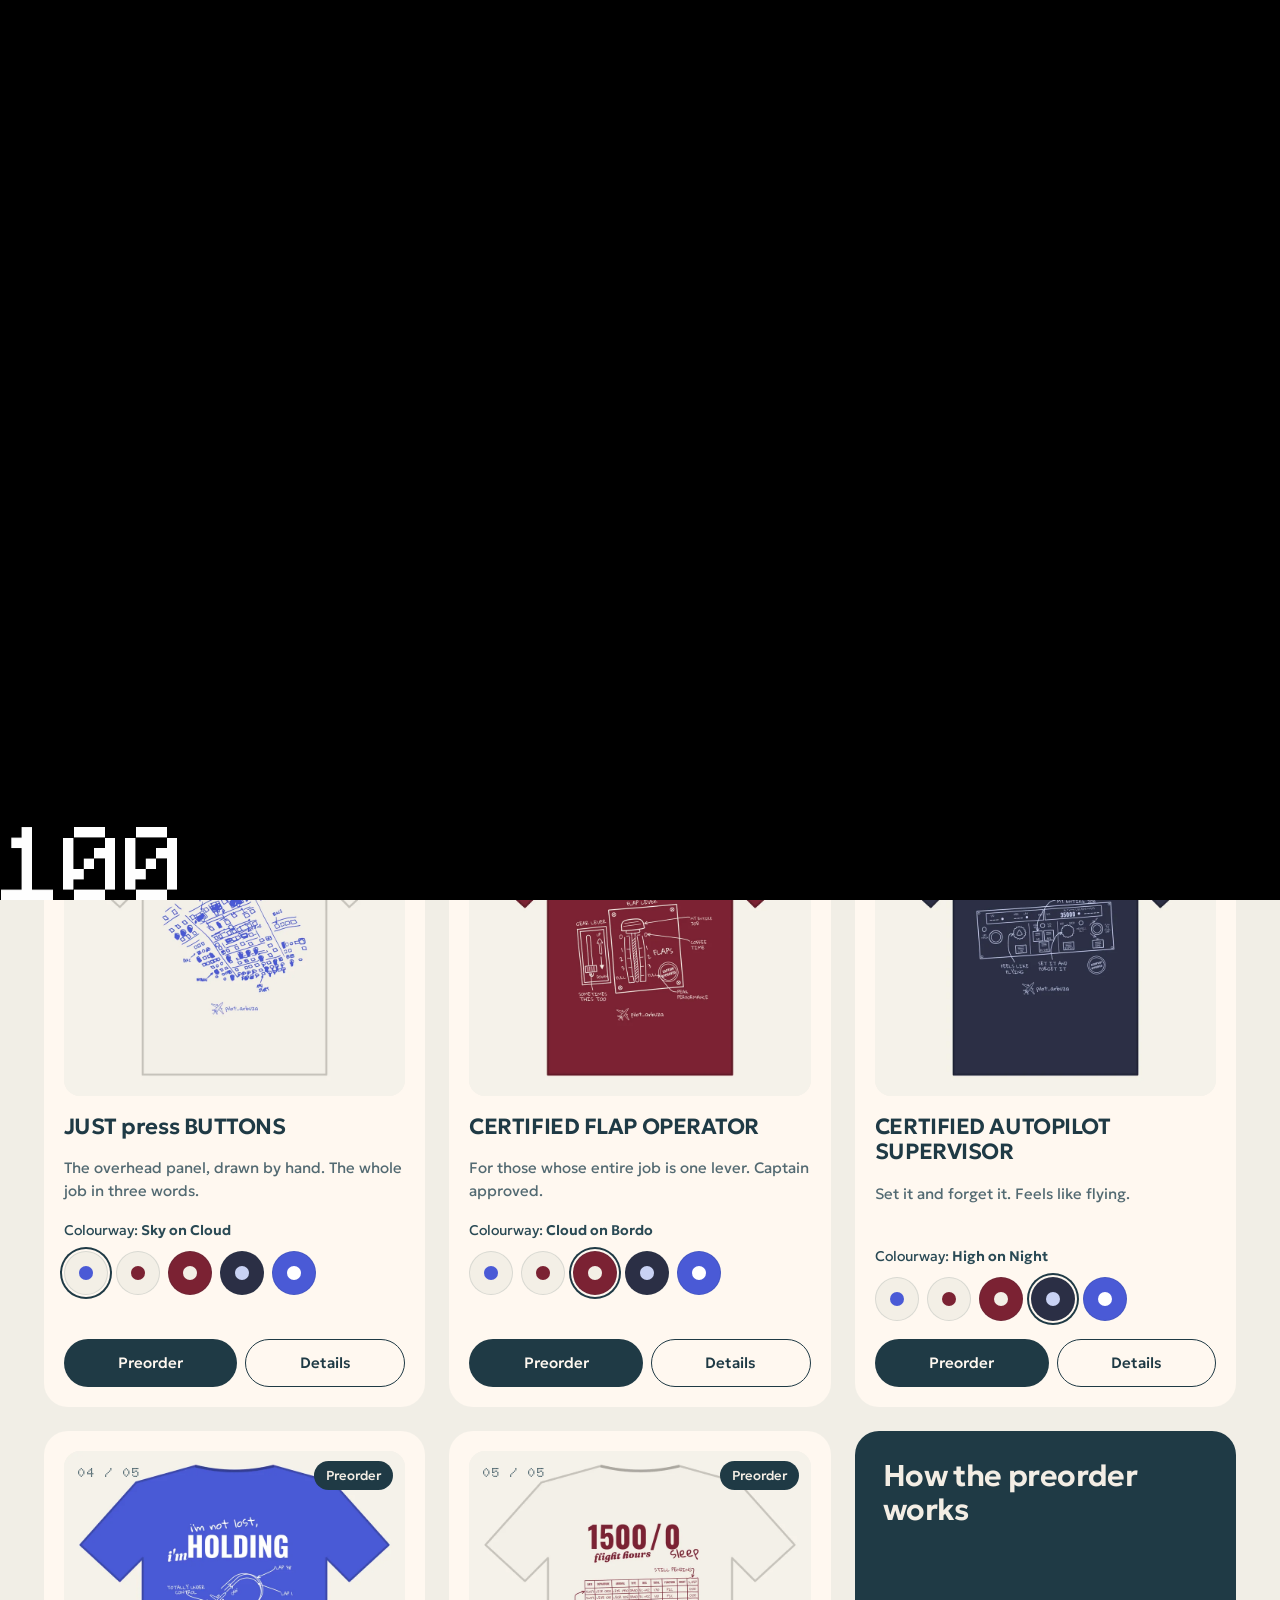
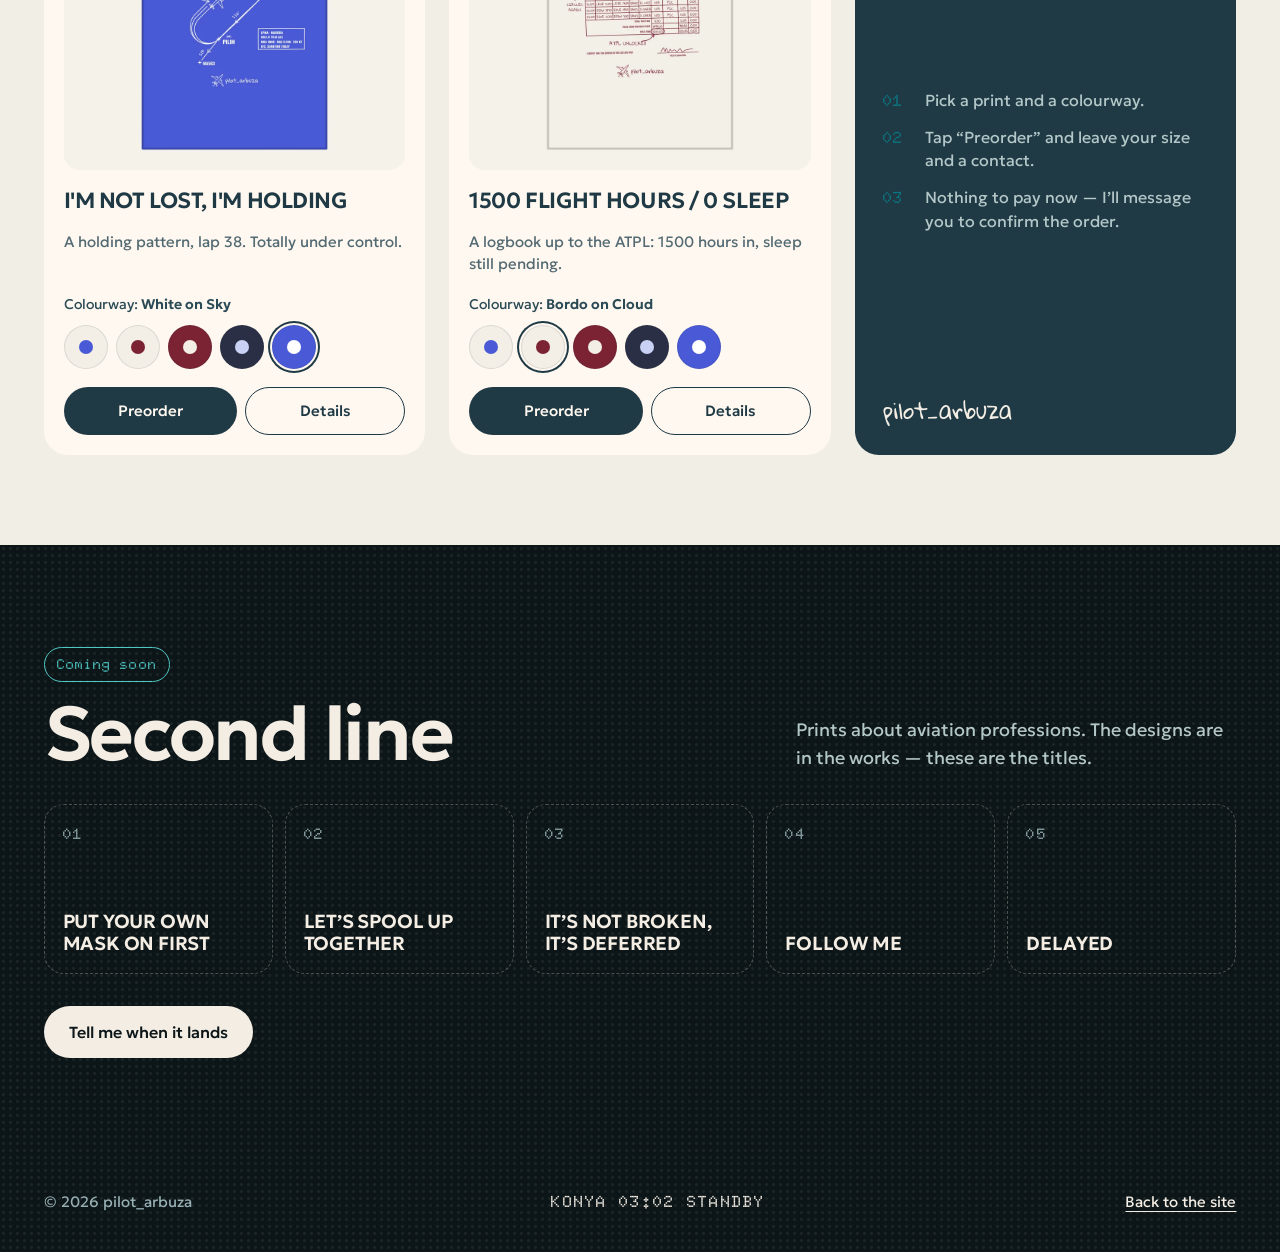
<file: shop/index.html>
<!doctype html>
<html lang="en">
<head>
  <meta charset="utf-8">
  <meta name="viewport" content="width=device-width, initial-scale=1, viewport-fit=cover">
  <title data-i18n="sp.title">pilot_arbuza — merch shop</title>
  <meta name="description" data-i18n-content="sp.desc" content="pilot_arbuza T-shirts with aviation memes: five prints, five colourways each. Preorders are open.">
  <meta name="theme-color" content="#0C1517">
  <meta property="og:title" content="pilot_arbuza — merch shop">
  <meta property="og:description" content="T-shirts with aviation memes: five prints, five colourways each. Preorders are open.">
  <meta property="og:type" content="website">
  <meta property="og:url" content="https://pilotarbuza.com/shop/">
  <meta property="og:image" content="https://pilotarbuza.com/assets/img/shop/og.jpg">
  <link rel="canonical" href="https://pilotarbuza.com/shop/">
  <link rel="icon" href="/assets/favicon.svg" type="image/svg+xml">
  <link rel="icon" href="/assets/favicon.png" type="image/png" sizes="32x32">
  <link rel="apple-touch-icon" href="/apple-touch-icon.png">
  <link rel="preconnect" href="https://fonts.googleapis.com">
  <link rel="preconnect" href="https://fonts.gstatic.com" crossorigin>
  <link href="https://fonts.googleapis.com/css2?family=Doto:wght@500;700;900&family=Geologica:wght@300;400;500;600;700&family=Gloria+Hallelujah&display=swap" rel="stylesheet">
  <link rel="stylesheet" href="/assets/style.css">
  <style>#transition-overlay{position:fixed;top:0;left:0;width:100vw;height:100vh;z-index:9999999;pointer-events:none;background:#000;display:block}</style>
</head>
<body>
  <canvas id="transition-overlay"></canvas>
  <script src="/assets/loader.js"></script>

  <header class="top" id="top">
    <a class="brand" href="/" data-i18n-aria="nav.home" aria-label="pilot_arbuza, home">
      <svg class="brand__logo" width="36" height="36" viewBox="0 0 180 180" aria-hidden="true"><circle cx="90" cy="90" r="90" fill="#0C1517"/><path d="M 27.83 131.41 C 29.08 130.53, 31.22 127.29, 32.59 124.21 C 36.49 115.39, 47.90 95.04, 52.34 89.00 C 60.09 78.43, 75.98 60.29, 79.78 57.65 C 87.14 52.55, 90.00 54.39, 90.00 64.24 C 90.00 75.65, 85.93 91.99, 78.51 110.41 C 74.83 119.53, 74.84 121.67, 78.55 122.60 C 81.96 123.46, 82.71 122.66, 86.89 113.66 C 92.72 101.09, 105.91 87.97, 126.27 74.51 C 129.44 72.41, 132.26 70.93, 132.55 71.21 C 132.83 71.50, 129.61 80.43, 125.40 91.06 C 116.24 114.16, 115.01 121.10, 119.32 125.42 C 124.05 130.14, 130.77 128.76, 143.65 120.44 C 152.97 114.42, 170.63 97.32, 171.63 93.35 C 172.36 90.43, 171.10 87.66, 168.84 87.21 C 168.04 87.06, 162.46 91.92, 156.44 98.02 C 145.45 109.15, 139.21 113.99, 133.03 116.14 C 130.20 117.13, 129.51 117.05, 128.49 115.65 C 126.70 113.21, 127.49 110.35, 135.67 89.78 C 141.86 74.22, 143.06 70.27, 142.81 66.38 C 142.39 60.04, 140.71 59.10, 133.75 61.29 C 126.73 63.50, 111.60 73.53, 102.90 81.73 C 99.11 85.31, 96.01 88.08, 96.01 87.87 C 96.02 87.67, 96.91 83.22, 98.00 78.00 C 101.35 61.89, 100.11 51.27, 94.45 47.56 C 90.96 45.27, 84.66 45.63, 79.11 48.44 C 72.50 51.79, 68.64 55.22, 61.82 63.80 C 56.00 71.13, 56.00 71.13, 56.00 65.15 C 56.00 58.17, 55.44 56.30, 52.94 54.97 C 50.54 53.68, 46.27 55.61, 45.33 58.40 C 44.94 59.56, 44.74 63.10, 44.88 66.28 C 45.31 76.21, 42.20 83.91, 25.01 115.50 C 21.72 121.55, 19.02 127.26, 19.01 128.19 C 19.00 129.90, 22.54 133.00, 24.50 133.00 C 25.08 133.00, 26.58 132.28, 27.83 131.41 Z" fill="#ffffff"/></svg>
      <span class="hand">pilot_arbuza</span>
    </a>
    <nav class="pills" data-i18n-aria="nav.sections" aria-label="Site sections">
      <a href="/#about" data-i18n="nav.about">About</a>
      <a href="/#route" data-i18n="nav.route">Route</a>
      <a href="/#projects" data-i18n="nav.projects">Projects</a>
      <a href="/#skills" data-i18n="nav.skills">Skills</a>
      <a href="/#peaks" data-i18n="nav.peaks">Peaks</a>
      <a href="/shop/" aria-current="page" data-i18n="nav.shop">Shop</a>
    </nav>
    <div class="top__right">
      <div class="lsw" role="group" aria-label="Language"><button type="button" data-lang="en" aria-pressed="true">EN</button><button type="button" data-lang="ru" aria-pressed="false">RU</button><button type="button" data-lang="tr" aria-pressed="false">TR</button></div>
      <button type="button" class="btn btn--primary btn--sm" data-preorder data-i18n="sp.pre">Preorder</button>
      <button class="burger" id="burger" type="button" data-i18n-aria="nav.menu" aria-label="Menu" aria-expanded="false" aria-controls="menu"><span class="burger-dots" aria-hidden="true"><span class="burger-dot"></span><span class="burger-dot"></span></span></button>
    </div>
  </header>

  <div class="menu-backdrop" id="menu-backdrop" aria-hidden="true"></div>

  <nav class="menu" id="menu" data-i18n-aria="nav.menu" aria-label="Menu">
    <!-- Card 1 -->
    <div class="menu-card menu-card--nav">
      <div class="menu-nav-links">
        <a href="/" class="menu-nav-link" data-nav="home">
          <span data-i18n="sp.back">Back to the site</span>
          <span class="menu-nav-dot"></span>
        </a>
        <a href="#catalog" class="menu-nav-link active" data-nav="catalog">
          <span data-i18n="sp.catalog">Catalogue</span>
          <span class="menu-nav-dot"></span>
        </a>
        <a href="/#projects" class="menu-nav-link" data-nav="projects">
          <span data-i18n="nav.projects">Projects</span>
          <span class="menu-nav-dot"></span>
        </a>
        <a href="/photo/" class="menu-nav-link" data-nav="photo">
          <span data-i18n="nav.photo">Photo</span>
          <span class="menu-nav-dot"></span>
        </a>
        <a href="/#contact" class="menu-nav-link" data-nav="contact">
          <span data-i18n="nav.contacts">Contacts</span>
          <span class="menu-nav-dot"></span>
        </a>
      </div>

      <div class="menu-divider"></div>

      <div class="menu-lsw lsw" role="group" aria-label="Language">
        <button type="button" data-lang="en" aria-pressed="true">EN</button>
        <button type="button" data-lang="ru" aria-pressed="false">RU</button>
        <button type="button" data-lang="tr" aria-pressed="false">TR</button>
      </div>
    </div>

    <!-- Card 2 -->
    <a href="/#contact" class="menu-card menu-card--talk" id="menu-talk-card">
      <span class="menu-talk-text" data-i18n="nav.talk">Let's talk</span>
      <svg class="menu-talk-icon" width="22" height="22" fill="none" viewBox="0 0 24 24" aria-hidden="true">
        <rect width="18" height="18" x="3" y="3" stroke="#000" stroke-width="1.8" rx="3"></rect>
        <line x1="7" y1="8" x2="17" y2="8" stroke="#000" stroke-width="1.8" stroke-linecap="round"></line>
        <line x1="7" y1="12" x2="17" y2="12" stroke="#000" stroke-width="1.8" stroke-linecap="round"></line>
        <rect width="10" height="2.5" x="7" y="15.5" fill="#000" rx="1.25"></rect>
      </svg>
    </a>

    <!-- Card 3 -->
    <a href="https://t.me/pilot_arbuza" target="_blank" rel="noopener" class="menu-card menu-card--brand">
      <div class="menu-brand-left">
        <span class="menu-brand-icon">
          <svg width="22" height="22" viewBox="0 0 180 180" aria-hidden="true"><circle cx="90" cy="90" r="90" fill="#ffffff"/><path d="M 27.83 131.41 C 29.08 130.53, 31.22 127.29, 32.59 124.21 C 36.49 115.39, 47.90 95.04, 52.34 89.00 C 60.09 78.43, 75.98 60.29, 79.78 57.65 C 87.14 52.55, 90.00 54.39, 90.00 64.24 C 90.00 75.65, 85.93 91.99, 78.51 110.41 C 74.83 119.53, 74.84 121.67, 78.55 122.60 C 81.96 123.46, 82.71 122.66, 86.89 113.66 C 92.72 101.09, 105.91 87.97, 126.27 74.51 C 129.44 72.41, 132.26 70.93, 132.55 71.21 C 132.83 71.50, 129.61 80.43, 125.40 91.06 C 116.24 114.16, 115.01 121.10, 119.32 125.42 C 124.05 130.14, 130.77 128.76, 143.65 120.44 C 152.97 114.42, 170.63 97.32, 171.63 93.35 C 172.36 90.43, 171.10 87.66, 168.84 87.21 C 168.04 87.06, 162.46 91.92, 156.44 98.02 C 145.45 109.15, 139.21 113.99, 133.03 116.14 C 130.20 117.13, 129.51 117.05, 128.49 115.65 C 126.70 113.21, 127.49 110.35, 135.67 89.78 C 141.86 74.22, 143.06 70.27, 142.81 66.38 C 142.39 60.04, 140.71 59.10, 133.75 61.29 C 126.73 63.50, 111.60 73.53, 102.90 81.73 C 99.11 85.31, 96.01 88.08, 96.01 87.87 C 96.02 87.67, 96.91 83.22, 98.00 78.00 C 101.35 61.89, 100.11 51.27, 94.45 47.56 C 90.96 45.27, 84.66 45.63, 79.11 48.44 C 72.50 51.79, 68.64 55.22, 61.82 63.80 C 56.00 71.13, 56.00 71.13, 56.00 65.15 C 56.00 58.17, 55.44 56.30, 52.94 54.97 C 50.54 53.68, 46.27 55.61, 45.33 58.40 C 44.94 59.56, 44.74 63.10, 44.88 66.28 C 45.31 76.21, 42.20 83.91, 25.01 115.50 C 21.72 121.55, 19.02 127.26, 19.01 128.19 C 19.00 129.90, 22.54 133.00, 24.50 133.00 C 25.08 133.00, 26.58 132.28, 27.83 131.41 Z" fill="#000000"/></svg>
        </span>
        <span class="menu-brand-text">TELEGRAM</span>
      </div>
      <svg class="menu-brand-arrow" width="20" height="20" fill="none" viewBox="0 0 24 24" aria-hidden="true">
        <path stroke="#fff" stroke-linecap="round" stroke-linejoin="round" stroke-width="2" d="M5 19L19 5m0 0v12M19 5H7"></path>
      </svg>
    </a>
  </nav>

  <main>
    <section class="sp-hero dark dots" id="hero">
      <div class="sp-hero__in">
        <div class="sp-hero__meta doto"><span>PILOT_ARBUZA / MERCH / PREORDER</span><span>KONYA <time class="clock">--:--</time></span></div>
        <h1 data-i18n="sp.h">Merch shop</h1>
        <p data-i18n="sp.lead">T-shirts with aviation memes. Five prints, five colourways each — preorders are open.</p>
        <div class="sp-hero__btns">
          <button type="button" class="btn btn--light" data-preorder data-i18n="sp.pre">Preorder</button>
          <a class="btn btn--ghost-light" href="#catalog" data-i18n="sp.catalog">Catalogue</a>
        </div>
      </div>
    </section>
    <div class="marquee-wrap" data-i18n-aria="shop.prints" aria-label="pilot_arbuza prints">
      <div class="marquee marquee--auto doto led">
        <span>JUST PRESS BUTTONS ● I'M NOT LOST, I'M HOLDING ● CERTIFIED FLAP OPERATOR ● CERTIFIED AUTOPILOT SUPERVISOR ● 1500 FLIGHT HOURS / 0 SLEEP ●&nbsp;</span>
        <span aria-hidden="true">JUST PRESS BUTTONS ● I'M NOT LOST, I'M HOLDING ● CERTIFIED FLAP OPERATOR ● CERTIFIED AUTOPILOT SUPERVISOR ● 1500 FLIGHT HOURS / 0 SLEEP ●&nbsp;</span>
      </div>
    </div>

    <section class="sp">
      <div class="sp__grid" id="catalog">
        <aside class="sp-card sp-how card">
          <h2 data-i18n="sp.how">How the preorder works</h2>
          <ol>
            <li data-i18n="sp.how1">Pick a print and a colourway.</li>
            <li data-i18n="sp.how2">Tap “Preorder” and leave your size and a contact.</li>
            <li data-i18n="sp.how3">Nothing to pay now — I’ll message you to confirm the order.</li>
          </ol>
          <span class="hand">pilot_arbuza</span>
        </aside>
      </div>
      <noscript><p>The catalogue needs JavaScript. To preorder, write to <a href="https://t.me/pilot_arbuza">@pilot_arbuza</a> on Telegram.</p></noscript>
    </section>

    <section class="l2 dark dots" id="line2">
      <div class="l2__in">
        <div class="l2__head">
          <div><span class="doto l2__tag" data-i18n="l2.soon">Coming soon</span><h2 class="h2" data-i18n="l2.h">Second line</h2></div>
          <p data-i18n="l2.p">Prints about aviation professions. The designs are in the works — these are the titles.</p>
        </div>
        <ul class="l2__grid">
          <li><span class="doto">01</span><b>PUT YOUR OWN MASK ON FIRST</b></li>
          <li><span class="doto">02</span><b>LET’S SPOOL UP TOGETHER</b></li>
          <li><span class="doto">03</span><b>IT’S NOT BROKEN, IT’S DEFERRED</b></li>
          <li><span class="doto">04</span><b>FOLLOW ME</b></li>
          <li><span class="doto">05</span><b>DELAYED</b></li>
        </ul>
        <a class="btn btn--light" id="l2-btn" href="https://t.me/pilot_arbuza" target="_blank" rel="noopener" data-i18n="l2.btn">Tell me when it lands</a>
      </div>
    </section>
  </main>

  <footer class="foot dark dots">
    <span>© <span id="year">2026</span> pilot_arbuza</span>
    <span class="doto foot__mid">KONYA <time class="clock">--:--</time> STANDBY</span>
    <a href="/" data-i18n="sp.back">Back to the site</a>
  </footer>

  <script src="/assets/i18n.js"></script>
  <script src="/assets/shop.js?v=fix2" defer></script>
</body>
</html>
</file>
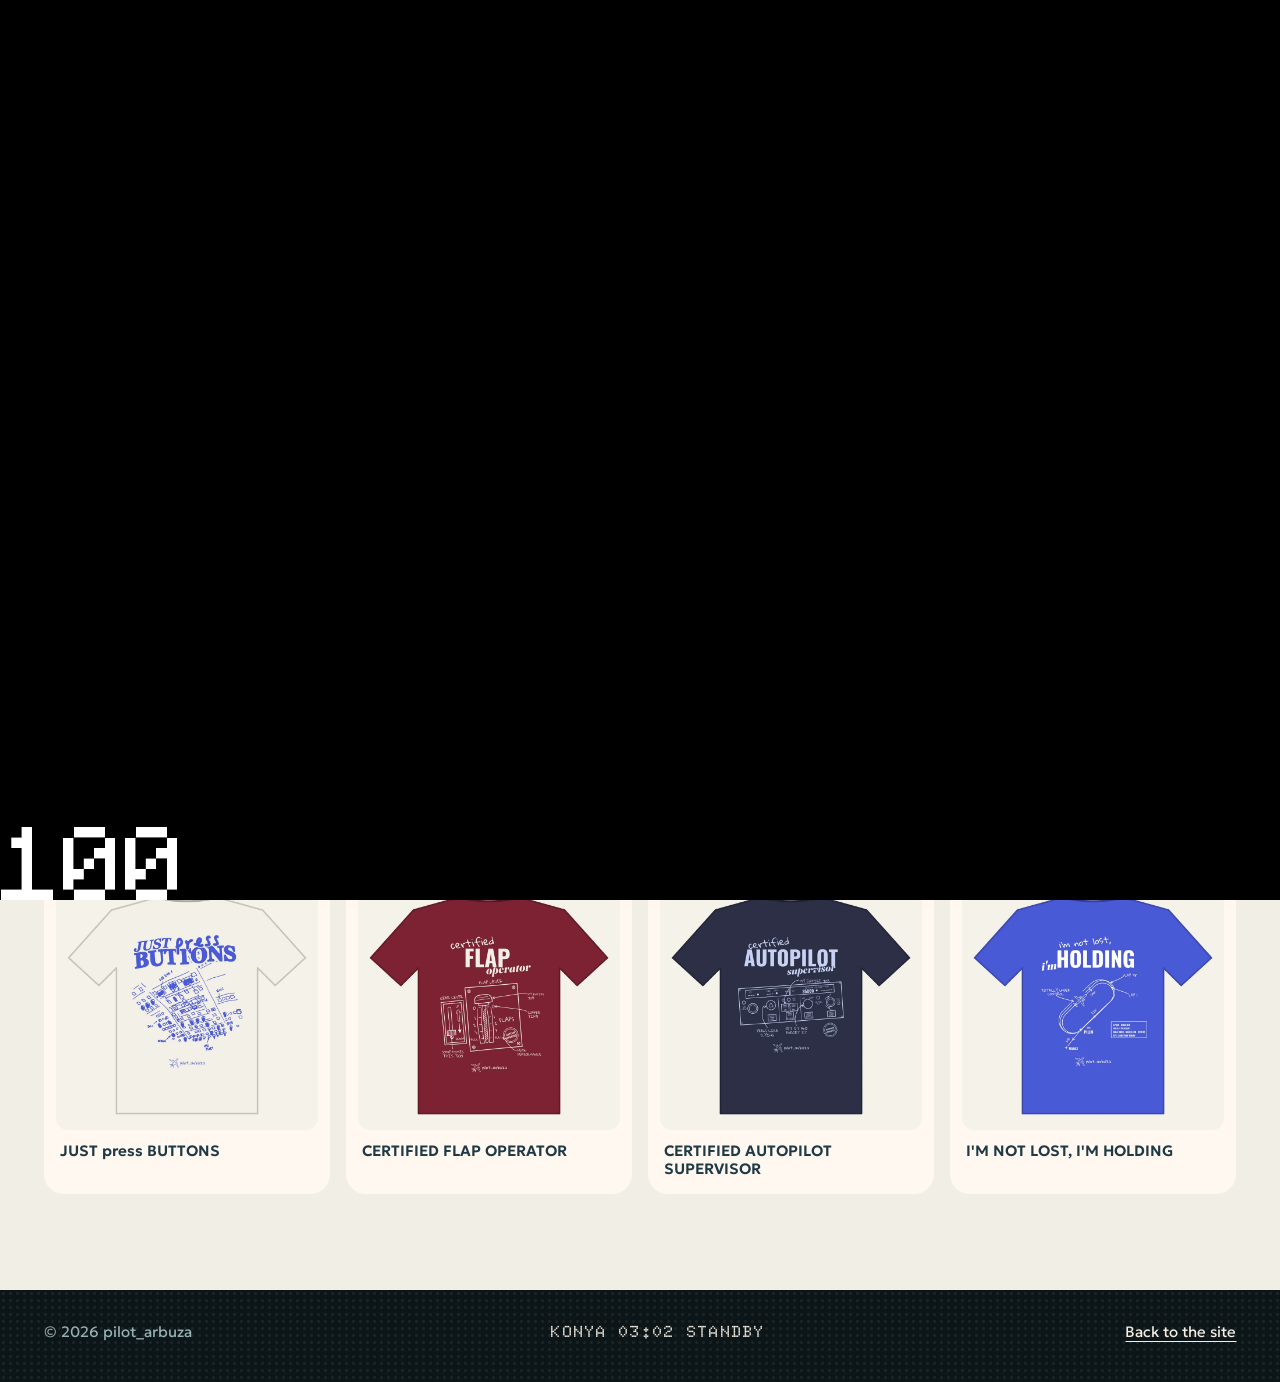
<file: shop/1500/index.html>
<!doctype html>
<html lang="en">
<head>
  <meta charset="utf-8">
  <meta name="viewport" content="width=device-width, initial-scale=1, viewport-fit=cover">
  <title>1500 FLIGHT HOURS / 0 SLEEP — pilot_arbuza</title>
  <meta name="description" content="A logbook up to the ATPL: 1500 hours in, sleep still pending. pilot_arbuza T-shirt, five colourways. Preorders are open.">
  <meta name="theme-color" content="#0C1517">
  <meta property="og:title" content="1500 FLIGHT HOURS / 0 SLEEP — pilot_arbuza T-shirt">
  <meta property="og:description" content="A logbook up to the ATPL: 1500 hours in, sleep still pending.">
  <meta property="og:type" content="website">
  <meta property="og:url" content="https://pilotarbuza.com/shop/1500/">
  <meta property="og:image" content="https://pilotarbuza.com/assets/img/shop/og-1500.jpg">
  <link rel="canonical" href="https://pilotarbuza.com/shop/1500/">
  <link rel="icon" href="/assets/favicon.svg" type="image/svg+xml">
  <link rel="icon" href="/assets/favicon.png" type="image/png" sizes="32x32">
  <link rel="apple-touch-icon" href="/apple-touch-icon.png">
  <link rel="preconnect" href="https://fonts.googleapis.com">
  <link rel="preconnect" href="https://fonts.gstatic.com" crossorigin>
  <link href="https://fonts.googleapis.com/css2?family=Doto:wght@500;700;900&family=Geologica:wght@300;400;500;600;700&family=Gloria+Hallelujah&display=swap" rel="stylesheet">
  <link rel="stylesheet" href="/assets/style.css">
  <style>#transition-overlay{position:fixed;top:0;left:0;width:100vw;height:100vh;z-index:9999999;pointer-events:none;background:#000;display:block}</style>
</head>
<body data-print="1500">
  <canvas id="transition-overlay"></canvas>
  <script src="/assets/loader.js"></script>

  <header class="top top--light" id="top">
    <a class="brand" href="/" data-i18n-aria="nav.home" aria-label="pilot_arbuza, home">
      <svg class="brand__logo" width="36" height="36" viewBox="0 0 180 180" aria-hidden="true"><circle cx="90" cy="90" r="90" fill="#0C1517"/><path d="M 27.83 131.41 C 29.08 130.53, 31.22 127.29, 32.59 124.21 C 36.49 115.39, 47.90 95.04, 52.34 89.00 C 60.09 78.43, 75.98 60.29, 79.78 57.65 C 87.14 52.55, 90.00 54.39, 90.00 64.24 C 90.00 75.65, 85.93 91.99, 78.51 110.41 C 74.83 119.53, 74.84 121.67, 78.55 122.60 C 81.96 123.46, 82.71 122.66, 86.89 113.66 C 92.72 101.09, 105.91 87.97, 126.27 74.51 C 129.44 72.41, 132.26 70.93, 132.55 71.21 C 132.83 71.50, 129.61 80.43, 125.40 91.06 C 116.24 114.16, 115.01 121.10, 119.32 125.42 C 124.05 130.14, 130.77 128.76, 143.65 120.44 C 152.97 114.42, 170.63 97.32, 171.63 93.35 C 172.36 90.43, 171.10 87.66, 168.84 87.21 C 168.04 87.06, 162.46 91.92, 156.44 98.02 C 145.45 109.15, 139.21 113.99, 133.03 116.14 C 130.20 117.13, 129.51 117.05, 128.49 115.65 C 126.70 113.21, 127.49 110.35, 135.67 89.78 C 141.86 74.22, 143.06 70.27, 142.81 66.38 C 142.39 60.04, 140.71 59.10, 133.75 61.29 C 126.73 63.50, 111.60 73.53, 102.90 81.73 C 99.11 85.31, 96.01 88.08, 96.01 87.87 C 96.02 87.67, 96.91 83.22, 98.00 78.00 C 101.35 61.89, 100.11 51.27, 94.45 47.56 C 90.96 45.27, 84.66 45.63, 79.11 48.44 C 72.50 51.79, 68.64 55.22, 61.82 63.80 C 56.00 71.13, 56.00 71.13, 56.00 65.15 C 56.00 58.17, 55.44 56.30, 52.94 54.97 C 50.54 53.68, 46.27 55.61, 45.33 58.40 C 44.94 59.56, 44.74 63.10, 44.88 66.28 C 45.31 76.21, 42.20 83.91, 25.01 115.50 C 21.72 121.55, 19.02 127.26, 19.01 128.19 C 19.00 129.90, 22.54 133.00, 24.50 133.00 C 25.08 133.00, 26.58 132.28, 27.83 131.41 Z" fill="#ffffff"/></svg>
      <span class="hand">pilot_arbuza</span>
    </a>
    <nav class="pills" data-i18n-aria="nav.sections" aria-label="Site sections">
      <a href="/#about" data-i18n="nav.about">About</a>
      <a href="/#route" data-i18n="nav.route">Route</a>
      <a href="/#projects" data-i18n="nav.projects">Projects</a>
      <a href="/#skills" data-i18n="nav.skills">Skills</a>
      <a href="/#peaks" data-i18n="nav.peaks">Peaks</a>
      <a href="/shop/" data-i18n="nav.shop">Shop</a>
    </nav>
    <div class="top__right">
      <div class="lsw" role="group" aria-label="Language"><button type="button" data-lang="en" aria-pressed="true">EN</button><button type="button" data-lang="ru" aria-pressed="false">RU</button><button type="button" data-lang="tr" aria-pressed="false">TR</button></div>
      <button type="button" class="btn btn--primary btn--sm" data-preorder data-i18n="sp.pre">Preorder</button>
      <button class="burger" id="burger" type="button" data-i18n-aria="nav.menu" aria-label="Menu" aria-expanded="false" aria-controls="menu"><span class="burger-dots" aria-hidden="true"><span class="burger-dot"></span><span class="burger-dot"></span></span></button>
    </div>
  </header>

  <div class="menu-backdrop" id="menu-backdrop" aria-hidden="true"></div>

  <nav class="menu" id="menu" data-i18n-aria="nav.menu" aria-label="Menu">
    <!-- Card 1 -->
    <div class="menu-card menu-card--nav">
      <div class="menu-nav-links">
        <a href="/" class="menu-nav-link" data-nav="home">
          <span data-i18n="sp.back">Back to the site</span>
          <span class="menu-nav-dot"></span>
        </a>
        <a href="/shop/#catalog" class="menu-nav-link active" data-nav="catalog">
          <span data-i18n="sp.catalog">Catalogue</span>
          <span class="menu-nav-dot"></span>
        </a>
        <a href="/#projects" class="menu-nav-link" data-nav="projects">
          <span data-i18n="nav.projects">Projects</span>
          <span class="menu-nav-dot"></span>
        </a>
        <a href="/photo/" class="menu-nav-link" data-nav="photo">
          <span data-i18n="nav.photo">Photo</span>
          <span class="menu-nav-dot"></span>
        </a>
        <a href="/#contact" class="menu-nav-link" data-nav="contact">
          <span data-i18n="nav.contacts">Contacts</span>
          <span class="menu-nav-dot"></span>
        </a>
      </div>

      <div class="menu-divider"></div>

      <div class="menu-lsw lsw" role="group" aria-label="Language">
        <button type="button" data-lang="en" aria-pressed="true">EN</button>
        <button type="button" data-lang="ru" aria-pressed="false">RU</button>
        <button type="button" data-lang="tr" aria-pressed="false">TR</button>
      </div>
    </div>

    <!-- Card 2 -->
    <a href="/#contact" class="menu-card menu-card--talk" id="menu-talk-card">
      <span class="menu-talk-text" data-i18n="nav.talk">Let's talk</span>
      <svg class="menu-talk-icon" width="22" height="22" fill="none" viewBox="0 0 24 24" aria-hidden="true">
        <rect width="18" height="18" x="3" y="3" stroke="#000" stroke-width="1.8" rx="3"></rect>
        <line x1="7" y1="8" x2="17" y2="8" stroke="#000" stroke-width="1.8" stroke-linecap="round"></line>
        <line x1="7" y1="12" x2="17" y2="12" stroke="#000" stroke-width="1.8" stroke-linecap="round"></line>
        <rect width="10" height="2.5" x="7" y="15.5" fill="#000" rx="1.25"></rect>
      </svg>
    </a>

    <!-- Card 3 -->
    <a href="https://t.me/pilot_arbuza" target="_blank" rel="noopener" class="menu-card menu-card--brand">
      <div class="menu-brand-left">
        <span class="menu-brand-icon">
          <svg width="22" height="22" viewBox="0 0 180 180" aria-hidden="true"><circle cx="90" cy="90" r="90" fill="#ffffff"/><path d="M 27.83 131.41 C 29.08 130.53, 31.22 127.29, 32.59 124.21 C 36.49 115.39, 47.90 95.04, 52.34 89.00 C 60.09 78.43, 75.98 60.29, 79.78 57.65 C 87.14 52.55, 90.00 54.39, 90.00 64.24 C 90.00 75.65, 85.93 91.99, 78.51 110.41 C 74.83 119.53, 74.84 121.67, 78.55 122.60 C 81.96 123.46, 82.71 122.66, 86.89 113.66 C 92.72 101.09, 105.91 87.97, 126.27 74.51 C 129.44 72.41, 132.26 70.93, 132.55 71.21 C 132.83 71.50, 129.61 80.43, 125.40 91.06 C 116.24 114.16, 115.01 121.10, 119.32 125.42 C 124.05 130.14, 130.77 128.76, 143.65 120.44 C 152.97 114.42, 170.63 97.32, 171.63 93.35 C 172.36 90.43, 171.10 87.66, 168.84 87.21 C 168.04 87.06, 162.46 91.92, 156.44 98.02 C 145.45 109.15, 139.21 113.99, 133.03 116.14 C 130.20 117.13, 129.51 117.05, 128.49 115.65 C 126.70 113.21, 127.49 110.35, 135.67 89.78 C 141.86 74.22, 143.06 70.27, 142.81 66.38 C 142.39 60.04, 140.71 59.10, 133.75 61.29 C 126.73 63.50, 111.60 73.53, 102.90 81.73 C 99.11 85.31, 96.01 88.08, 96.01 87.87 C 96.02 87.67, 96.91 83.22, 98.00 78.00 C 101.35 61.89, 100.11 51.27, 94.45 47.56 C 90.96 45.27, 84.66 45.63, 79.11 48.44 C 72.50 51.79, 68.64 55.22, 61.82 63.80 C 56.00 71.13, 56.00 71.13, 56.00 65.15 C 56.00 58.17, 55.44 56.30, 52.94 54.97 C 50.54 53.68, 46.27 55.61, 45.33 58.40 C 44.94 59.56, 44.74 63.10, 44.88 66.28 C 45.31 76.21, 42.20 83.91, 25.01 115.50 C 21.72 121.55, 19.02 127.26, 19.01 128.19 C 19.00 129.90, 22.54 133.00, 24.50 133.00 C 25.08 133.00, 26.58 132.28, 27.83 131.41 Z" fill="#000000"/></svg>
        </span>
        <span class="menu-brand-text">TELEGRAM</span>
      </div>
      <svg class="menu-brand-arrow" width="20" height="20" fill="none" viewBox="0 0 24 24" aria-hidden="true">
        <path stroke="#fff" stroke-linecap="round" stroke-linejoin="round" stroke-width="2" d="M5 19L19 5m0 0v12M19 5H7"></path>
      </svg>
    </a>
  </nav>

  <main class="pp">
    <a class="pp__back" href="/shop/" data-i18n="pp.back">← All prints</a>
    <div class="pp__grid">
      <div class="pp__stage"><img id="pp-img" src="/assets/img/shop/1500-bordo_on_cloud.webp" width="900" height="840" alt="1500 FLIGHT HOURS / 0 SLEEP — pilot_arbuza T-shirt"></div>
      <div class="pp__info">
        <span class="pp__n doto">05 / 05 · <span data-i18n="sp.badge">Preorder</span></span>
        <h1>1500 FLIGHT HOURS / 0 SLEEP</h1>
        <p class="pp__d" data-i18n="pr.1500">A logbook up to the ATPL: 1500 hours in, sleep still pending.</p>
        <div class="sp-card__cw"><small id="pp-cw"></small><div class="sw" id="pp-sw" role="group"></div></div>
        <ul class="pp__facts">
          <li data-i18n="pp.f1">One-colour print on the back</li>
          <li><span data-i18n="pp.f2">Sizes XS–XXL</span> · <button type="button" class="lnk" data-sizes data-i18n="sz.open">Size guide</button></li>
          <li data-i18n="pp.f3">Nothing to pay now — I’ll message you to confirm the order</li>
        </ul>
        <div class="pp__btns">
          <button type="button" class="btn btn--primary" id="pp-pre" data-i18n="sp.pre">Preorder</button>
          <a class="btn btn--ghost" id="pp-tg" href="https://t.me/pilot_arbuza" target="_blank" rel="noopener">Telegram</a>
          <button type="button" class="btn btn--ghost" id="pp-share" data-i18n="pp.share">Copy link</button>
        </div>
      </div>
    </div>
    <section class="pp__more">
      <h2 data-i18n="pp.more">Other prints</h2>
      <div class="pp__row" id="pp-more"></div>
    </section>
  </main>

  <footer class="foot dark dots">
    <span>© <span id="year">2026</span> pilot_arbuza</span>
    <span class="doto foot__mid">KONYA <time class="clock">--:--</time> STANDBY</span>
    <a href="/" data-i18n="sp.back">Back to the site</a>
  </footer>

  <script src="/assets/i18n.js"></script>
  <script src="/assets/shop.js?v=fix2" defer></script>
</body>
</html>
</file>
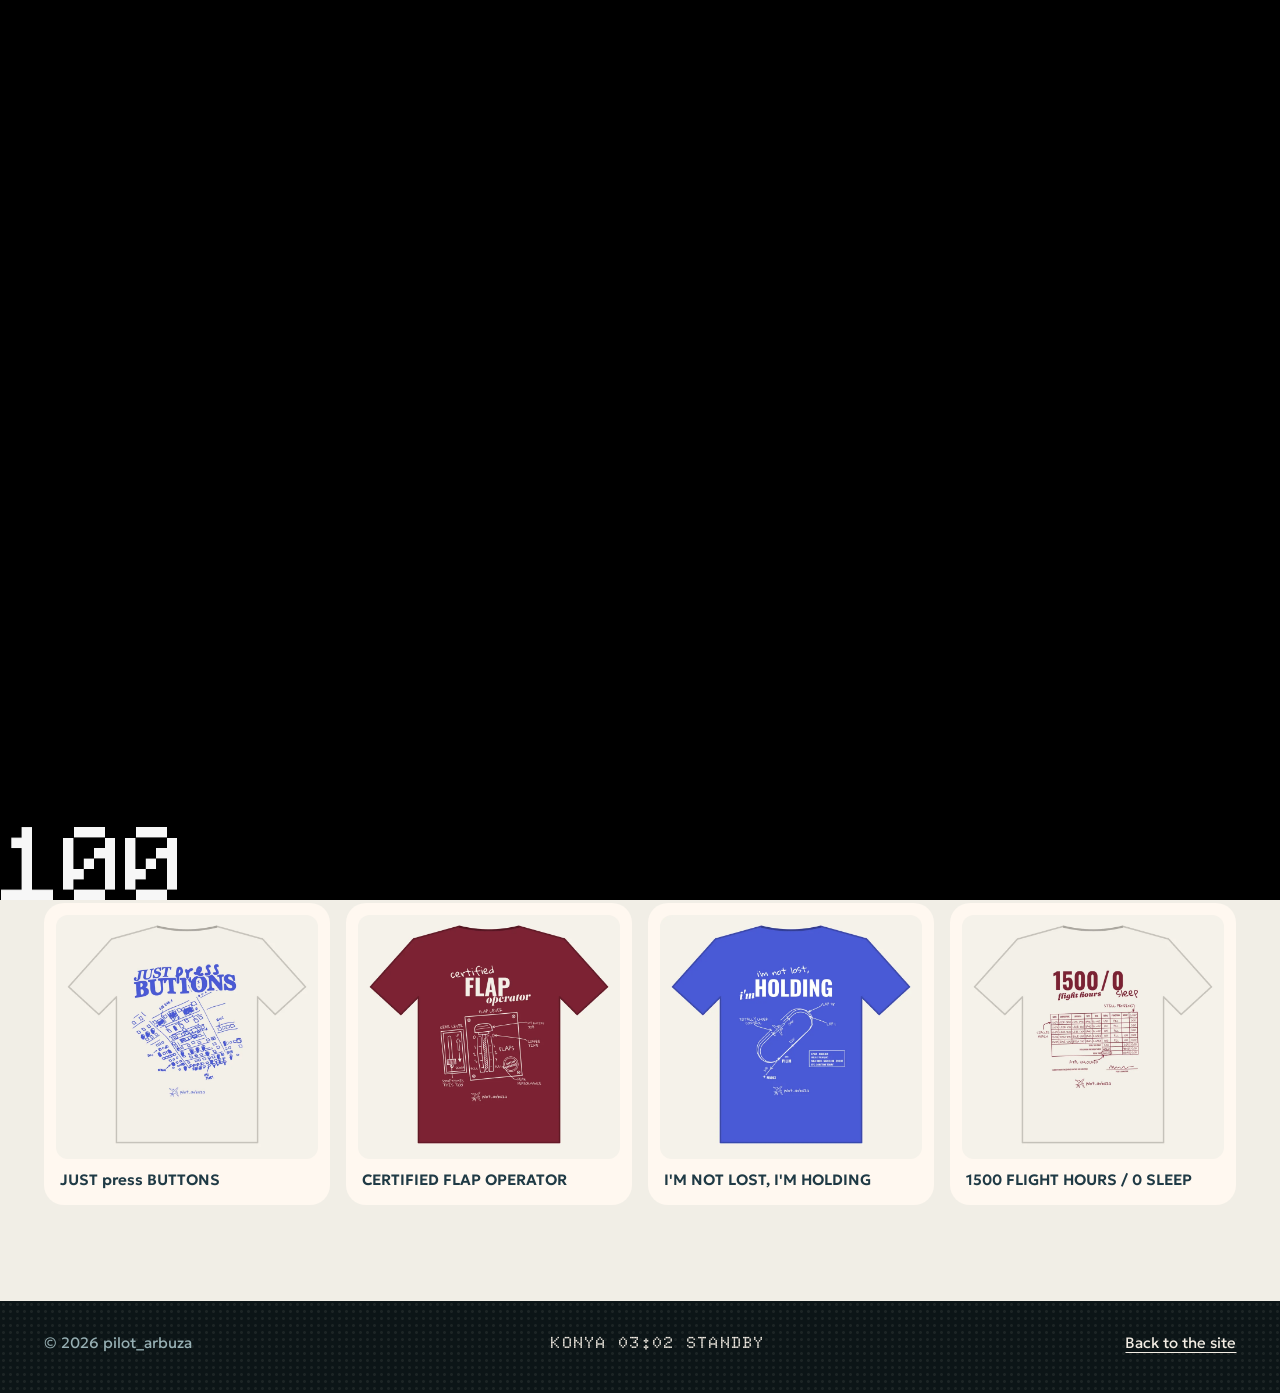
<file: shop/autopilot/index.html>
<!doctype html>
<html lang="en">
<head>
  <meta charset="utf-8">
  <meta name="viewport" content="width=device-width, initial-scale=1, viewport-fit=cover">
  <title>CERTIFIED AUTOPILOT SUPERVISOR — pilot_arbuza</title>
  <meta name="description" content="Set it and forget it. Feels like flying. pilot_arbuza T-shirt, five colourways. Preorders are open.">
  <meta name="theme-color" content="#0C1517">
  <meta property="og:title" content="CERTIFIED AUTOPILOT SUPERVISOR — pilot_arbuza T-shirt">
  <meta property="og:description" content="Set it and forget it. Feels like flying.">
  <meta property="og:type" content="website">
  <meta property="og:url" content="https://pilotarbuza.com/shop/autopilot/">
  <meta property="og:image" content="https://pilotarbuza.com/assets/img/shop/og-autopilot.jpg">
  <link rel="canonical" href="https://pilotarbuza.com/shop/autopilot/">
  <link rel="icon" href="/assets/favicon.svg" type="image/svg+xml">
  <link rel="icon" href="/assets/favicon.png" type="image/png" sizes="32x32">
  <link rel="apple-touch-icon" href="/apple-touch-icon.png">
  <link rel="preconnect" href="https://fonts.googleapis.com">
  <link rel="preconnect" href="https://fonts.gstatic.com" crossorigin>
  <link href="https://fonts.googleapis.com/css2?family=Doto:wght@500;700;900&family=Geologica:wght@300;400;500;600;700&family=Gloria+Hallelujah&display=swap" rel="stylesheet">
  <link rel="stylesheet" href="/assets/style.css">
  <style>#transition-overlay{position:fixed;top:0;left:0;width:100vw;height:100vh;z-index:9999999;pointer-events:none;background:#000;display:block}</style>
</head>
<body data-print="autopilot">
  <canvas id="transition-overlay"></canvas>
  <script src="/assets/loader.js"></script>

  <header class="top top--light" id="top">
    <a class="brand" href="/" data-i18n-aria="nav.home" aria-label="pilot_arbuza, home">
      <svg class="brand__logo" width="36" height="36" viewBox="0 0 180 180" aria-hidden="true"><circle cx="90" cy="90" r="90" fill="#0C1517"/><path d="M 27.83 131.41 C 29.08 130.53, 31.22 127.29, 32.59 124.21 C 36.49 115.39, 47.90 95.04, 52.34 89.00 C 60.09 78.43, 75.98 60.29, 79.78 57.65 C 87.14 52.55, 90.00 54.39, 90.00 64.24 C 90.00 75.65, 85.93 91.99, 78.51 110.41 C 74.83 119.53, 74.84 121.67, 78.55 122.60 C 81.96 123.46, 82.71 122.66, 86.89 113.66 C 92.72 101.09, 105.91 87.97, 126.27 74.51 C 129.44 72.41, 132.26 70.93, 132.55 71.21 C 132.83 71.50, 129.61 80.43, 125.40 91.06 C 116.24 114.16, 115.01 121.10, 119.32 125.42 C 124.05 130.14, 130.77 128.76, 143.65 120.44 C 152.97 114.42, 170.63 97.32, 171.63 93.35 C 172.36 90.43, 171.10 87.66, 168.84 87.21 C 168.04 87.06, 162.46 91.92, 156.44 98.02 C 145.45 109.15, 139.21 113.99, 133.03 116.14 C 130.20 117.13, 129.51 117.05, 128.49 115.65 C 126.70 113.21, 127.49 110.35, 135.67 89.78 C 141.86 74.22, 143.06 70.27, 142.81 66.38 C 142.39 60.04, 140.71 59.10, 133.75 61.29 C 126.73 63.50, 111.60 73.53, 102.90 81.73 C 99.11 85.31, 96.01 88.08, 96.01 87.87 C 96.02 87.67, 96.91 83.22, 98.00 78.00 C 101.35 61.89, 100.11 51.27, 94.45 47.56 C 90.96 45.27, 84.66 45.63, 79.11 48.44 C 72.50 51.79, 68.64 55.22, 61.82 63.80 C 56.00 71.13, 56.00 71.13, 56.00 65.15 C 56.00 58.17, 55.44 56.30, 52.94 54.97 C 50.54 53.68, 46.27 55.61, 45.33 58.40 C 44.94 59.56, 44.74 63.10, 44.88 66.28 C 45.31 76.21, 42.20 83.91, 25.01 115.50 C 21.72 121.55, 19.02 127.26, 19.01 128.19 C 19.00 129.90, 22.54 133.00, 24.50 133.00 C 25.08 133.00, 26.58 132.28, 27.83 131.41 Z" fill="#ffffff"/></svg>
      <span class="hand">pilot_arbuza</span>
    </a>
    <nav class="pills" data-i18n-aria="nav.sections" aria-label="Site sections">
      <a href="/#about" data-i18n="nav.about">About</a>
      <a href="/#route" data-i18n="nav.route">Route</a>
      <a href="/#projects" data-i18n="nav.projects">Projects</a>
      <a href="/#skills" data-i18n="nav.skills">Skills</a>
      <a href="/#peaks" data-i18n="nav.peaks">Peaks</a>
      <a href="/shop/" data-i18n="nav.shop">Shop</a>
    </nav>
    <div class="top__right">
      <div class="lsw" role="group" aria-label="Language"><button type="button" data-lang="en" aria-pressed="true">EN</button><button type="button" data-lang="ru" aria-pressed="false">RU</button><button type="button" data-lang="tr" aria-pressed="false">TR</button></div>
      <button type="button" class="btn btn--primary btn--sm" data-preorder data-i18n="sp.pre">Preorder</button>
      <button class="burger" id="burger" type="button" data-i18n-aria="nav.menu" aria-label="Menu" aria-expanded="false" aria-controls="menu"><span class="burger-dots" aria-hidden="true"><span class="burger-dot"></span><span class="burger-dot"></span></span></button>
    </div>
  </header>

  <div class="menu-backdrop" id="menu-backdrop" aria-hidden="true"></div>

  <nav class="menu" id="menu" data-i18n-aria="nav.menu" aria-label="Menu">
    <!-- Card 1 -->
    <div class="menu-card menu-card--nav">
      <div class="menu-nav-links">
        <a href="/" class="menu-nav-link" data-nav="home">
          <span data-i18n="sp.back">Back to the site</span>
          <span class="menu-nav-dot"></span>
        </a>
        <a href="/shop/#catalog" class="menu-nav-link active" data-nav="catalog">
          <span data-i18n="sp.catalog">Catalogue</span>
          <span class="menu-nav-dot"></span>
        </a>
        <a href="/#projects" class="menu-nav-link" data-nav="projects">
          <span data-i18n="nav.projects">Projects</span>
          <span class="menu-nav-dot"></span>
        </a>
        <a href="/photo/" class="menu-nav-link" data-nav="photo">
          <span data-i18n="nav.photo">Photo</span>
          <span class="menu-nav-dot"></span>
        </a>
        <a href="/#contact" class="menu-nav-link" data-nav="contact">
          <span data-i18n="nav.contacts">Contacts</span>
          <span class="menu-nav-dot"></span>
        </a>
      </div>

      <div class="menu-divider"></div>

      <div class="menu-lsw lsw" role="group" aria-label="Language">
        <button type="button" data-lang="en" aria-pressed="true">EN</button>
        <button type="button" data-lang="ru" aria-pressed="false">RU</button>
        <button type="button" data-lang="tr" aria-pressed="false">TR</button>
      </div>
    </div>

    <!-- Card 2 -->
    <a href="/#contact" class="menu-card menu-card--talk" id="menu-talk-card">
      <span class="menu-talk-text" data-i18n="nav.talk">Let's talk</span>
      <svg class="menu-talk-icon" width="22" height="22" fill="none" viewBox="0 0 24 24" aria-hidden="true">
        <rect width="18" height="18" x="3" y="3" stroke="#000" stroke-width="1.8" rx="3"></rect>
        <line x1="7" y1="8" x2="17" y2="8" stroke="#000" stroke-width="1.8" stroke-linecap="round"></line>
        <line x1="7" y1="12" x2="17" y2="12" stroke="#000" stroke-width="1.8" stroke-linecap="round"></line>
        <rect width="10" height="2.5" x="7" y="15.5" fill="#000" rx="1.25"></rect>
      </svg>
    </a>

    <!-- Card 3 -->
    <a href="https://t.me/pilot_arbuza" target="_blank" rel="noopener" class="menu-card menu-card--brand">
      <div class="menu-brand-left">
        <span class="menu-brand-icon">
          <svg width="22" height="22" viewBox="0 0 180 180" aria-hidden="true"><circle cx="90" cy="90" r="90" fill="#ffffff"/><path d="M 27.83 131.41 C 29.08 130.53, 31.22 127.29, 32.59 124.21 C 36.49 115.39, 47.90 95.04, 52.34 89.00 C 60.09 78.43, 75.98 60.29, 79.78 57.65 C 87.14 52.55, 90.00 54.39, 90.00 64.24 C 90.00 75.65, 85.93 91.99, 78.51 110.41 C 74.83 119.53, 74.84 121.67, 78.55 122.60 C 81.96 123.46, 82.71 122.66, 86.89 113.66 C 92.72 101.09, 105.91 87.97, 126.27 74.51 C 129.44 72.41, 132.26 70.93, 132.55 71.21 C 132.83 71.50, 129.61 80.43, 125.40 91.06 C 116.24 114.16, 115.01 121.10, 119.32 125.42 C 124.05 130.14, 130.77 128.76, 143.65 120.44 C 152.97 114.42, 170.63 97.32, 171.63 93.35 C 172.36 90.43, 171.10 87.66, 168.84 87.21 C 168.04 87.06, 162.46 91.92, 156.44 98.02 C 145.45 109.15, 139.21 113.99, 133.03 116.14 C 130.20 117.13, 129.51 117.05, 128.49 115.65 C 126.70 113.21, 127.49 110.35, 135.67 89.78 C 141.86 74.22, 143.06 70.27, 142.81 66.38 C 142.39 60.04, 140.71 59.10, 133.75 61.29 C 126.73 63.50, 111.60 73.53, 102.90 81.73 C 99.11 85.31, 96.01 88.08, 96.01 87.87 C 96.02 87.67, 96.91 83.22, 98.00 78.00 C 101.35 61.89, 100.11 51.27, 94.45 47.56 C 90.96 45.27, 84.66 45.63, 79.11 48.44 C 72.50 51.79, 68.64 55.22, 61.82 63.80 C 56.00 71.13, 56.00 71.13, 56.00 65.15 C 56.00 58.17, 55.44 56.30, 52.94 54.97 C 50.54 53.68, 46.27 55.61, 45.33 58.40 C 44.94 59.56, 44.74 63.10, 44.88 66.28 C 45.31 76.21, 42.20 83.91, 25.01 115.50 C 21.72 121.55, 19.02 127.26, 19.01 128.19 C 19.00 129.90, 22.54 133.00, 24.50 133.00 C 25.08 133.00, 26.58 132.28, 27.83 131.41 Z" fill="#000000"/></svg>
        </span>
        <span class="menu-brand-text">TELEGRAM</span>
      </div>
      <svg class="menu-brand-arrow" width="20" height="20" fill="none" viewBox="0 0 24 24" aria-hidden="true">
        <path stroke="#fff" stroke-linecap="round" stroke-linejoin="round" stroke-width="2" d="M5 19L19 5m0 0v12M19 5H7"></path>
      </svg>
    </a>
  </nav>

  <main class="pp">
    <a class="pp__back" href="/shop/" data-i18n="pp.back">← All prints</a>
    <div class="pp__grid">
      <div class="pp__stage"><img id="pp-img" src="/assets/img/shop/autopilot-high_on_night.webp" width="900" height="840" alt="CERTIFIED AUTOPILOT SUPERVISOR — pilot_arbuza T-shirt"></div>
      <div class="pp__info">
        <span class="pp__n doto">03 / 05 · <span data-i18n="sp.badge">Preorder</span></span>
        <h1>CERTIFIED AUTOPILOT SUPERVISOR</h1>
        <p class="pp__d" data-i18n="pr.autopilot">Set it and forget it. Feels like flying.</p>
        <div class="sp-card__cw"><small id="pp-cw"></small><div class="sw" id="pp-sw" role="group"></div></div>
        <ul class="pp__facts">
          <li data-i18n="pp.f1">One-colour print on the back</li>
          <li><span data-i18n="pp.f2">Sizes XS–XXL</span> · <button type="button" class="lnk" data-sizes data-i18n="sz.open">Size guide</button></li>
          <li data-i18n="pp.f3">Nothing to pay now — I’ll message you to confirm the order</li>
        </ul>
        <div class="pp__btns">
          <button type="button" class="btn btn--primary" id="pp-pre" data-i18n="sp.pre">Preorder</button>
          <a class="btn btn--ghost" id="pp-tg" href="https://t.me/pilot_arbuza" target="_blank" rel="noopener">Telegram</a>
          <button type="button" class="btn btn--ghost" id="pp-share" data-i18n="pp.share">Copy link</button>
        </div>
      </div>
    </div>
    <section class="pp__more">
      <h2 data-i18n="pp.more">Other prints</h2>
      <div class="pp__row" id="pp-more"></div>
    </section>
  </main>

  <footer class="foot dark dots">
    <span>© <span id="year">2026</span> pilot_arbuza</span>
    <span class="doto foot__mid">KONYA <time class="clock">--:--</time> STANDBY</span>
    <a href="/" data-i18n="sp.back">Back to the site</a>
  </footer>

  <script src="/assets/i18n.js"></script>
  <script src="/assets/shop.js?v=fix2" defer></script>
</body>
</html>
</file>
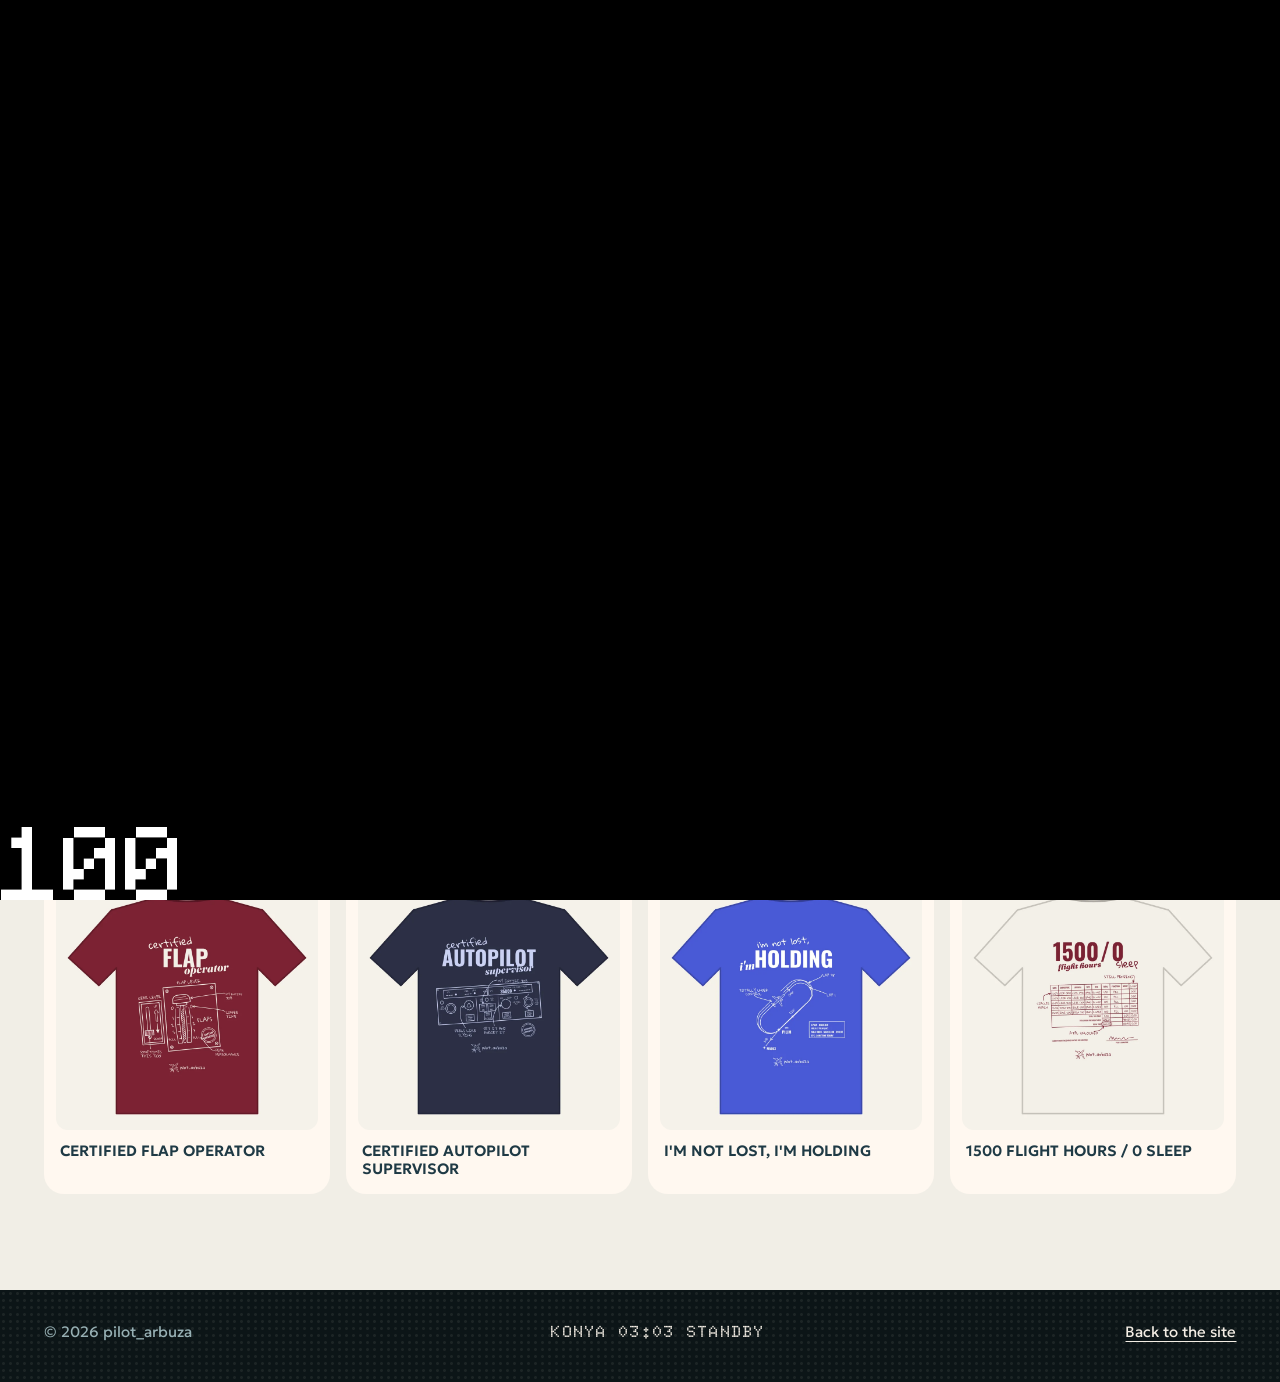
<file: shop/buttons/index.html>
<!doctype html>
<html lang="en">
<head>
  <meta charset="utf-8">
  <meta name="viewport" content="width=device-width, initial-scale=1, viewport-fit=cover">
  <title>JUST press BUTTONS — pilot_arbuza</title>
  <meta name="description" content="The overhead panel, drawn by hand. The whole job in three words. pilot_arbuza T-shirt, five colourways. Preorders are open.">
  <meta name="theme-color" content="#0C1517">
  <meta property="og:title" content="JUST press BUTTONS — pilot_arbuza T-shirt">
  <meta property="og:description" content="The overhead panel, drawn by hand. The whole job in three words.">
  <meta property="og:type" content="website">
  <meta property="og:url" content="https://pilotarbuza.com/shop/buttons/">
  <meta property="og:image" content="https://pilotarbuza.com/assets/img/shop/og-buttons.jpg">
  <link rel="canonical" href="https://pilotarbuza.com/shop/buttons/">
  <link rel="icon" href="/assets/favicon.svg" type="image/svg+xml">
  <link rel="icon" href="/assets/favicon.png" type="image/png" sizes="32x32">
  <link rel="apple-touch-icon" href="/apple-touch-icon.png">
  <link rel="preconnect" href="https://fonts.googleapis.com">
  <link rel="preconnect" href="https://fonts.gstatic.com" crossorigin>
  <link href="https://fonts.googleapis.com/css2?family=Doto:wght@500;700;900&family=Geologica:wght@300;400;500;600;700&family=Gloria+Hallelujah&display=swap" rel="stylesheet">
  <link rel="stylesheet" href="/assets/style.css">
  <style>#transition-overlay{position:fixed;top:0;left:0;width:100vw;height:100vh;z-index:9999999;pointer-events:none;background:#000;display:block}</style>
</head>
<body data-print="buttons">
  <canvas id="transition-overlay"></canvas>
  <script src="/assets/loader.js"></script>

  <header class="top top--light" id="top">
    <a class="brand" href="/" data-i18n-aria="nav.home" aria-label="pilot_arbuza, home">
      <svg class="brand__logo" width="36" height="36" viewBox="0 0 180 180" aria-hidden="true"><circle cx="90" cy="90" r="90" fill="#0C1517"/><path d="M 27.83 131.41 C 29.08 130.53, 31.22 127.29, 32.59 124.21 C 36.49 115.39, 47.90 95.04, 52.34 89.00 C 60.09 78.43, 75.98 60.29, 79.78 57.65 C 87.14 52.55, 90.00 54.39, 90.00 64.24 C 90.00 75.65, 85.93 91.99, 78.51 110.41 C 74.83 119.53, 74.84 121.67, 78.55 122.60 C 81.96 123.46, 82.71 122.66, 86.89 113.66 C 92.72 101.09, 105.91 87.97, 126.27 74.51 C 129.44 72.41, 132.26 70.93, 132.55 71.21 C 132.83 71.50, 129.61 80.43, 125.40 91.06 C 116.24 114.16, 115.01 121.10, 119.32 125.42 C 124.05 130.14, 130.77 128.76, 143.65 120.44 C 152.97 114.42, 170.63 97.32, 171.63 93.35 C 172.36 90.43, 171.10 87.66, 168.84 87.21 C 168.04 87.06, 162.46 91.92, 156.44 98.02 C 145.45 109.15, 139.21 113.99, 133.03 116.14 C 130.20 117.13, 129.51 117.05, 128.49 115.65 C 126.70 113.21, 127.49 110.35, 135.67 89.78 C 141.86 74.22, 143.06 70.27, 142.81 66.38 C 142.39 60.04, 140.71 59.10, 133.75 61.29 C 126.73 63.50, 111.60 73.53, 102.90 81.73 C 99.11 85.31, 96.01 88.08, 96.01 87.87 C 96.02 87.67, 96.91 83.22, 98.00 78.00 C 101.35 61.89, 100.11 51.27, 94.45 47.56 C 90.96 45.27, 84.66 45.63, 79.11 48.44 C 72.50 51.79, 68.64 55.22, 61.82 63.80 C 56.00 71.13, 56.00 71.13, 56.00 65.15 C 56.00 58.17, 55.44 56.30, 52.94 54.97 C 50.54 53.68, 46.27 55.61, 45.33 58.40 C 44.94 59.56, 44.74 63.10, 44.88 66.28 C 45.31 76.21, 42.20 83.91, 25.01 115.50 C 21.72 121.55, 19.02 127.26, 19.01 128.19 C 19.00 129.90, 22.54 133.00, 24.50 133.00 C 25.08 133.00, 26.58 132.28, 27.83 131.41 Z" fill="#ffffff"/></svg>
      <span class="hand">pilot_arbuza</span>
    </a>
    <nav class="pills" data-i18n-aria="nav.sections" aria-label="Site sections">
      <a href="/#about" data-i18n="nav.about">About</a>
      <a href="/#route" data-i18n="nav.route">Route</a>
      <a href="/#projects" data-i18n="nav.projects">Projects</a>
      <a href="/#skills" data-i18n="nav.skills">Skills</a>
      <a href="/#peaks" data-i18n="nav.peaks">Peaks</a>
      <a href="/shop/" data-i18n="nav.shop">Shop</a>
    </nav>
    <div class="top__right">
      <div class="lsw" role="group" aria-label="Language"><button type="button" data-lang="en" aria-pressed="true">EN</button><button type="button" data-lang="ru" aria-pressed="false">RU</button><button type="button" data-lang="tr" aria-pressed="false">TR</button></div>
      <button type="button" class="btn btn--primary btn--sm" data-preorder data-i18n="sp.pre">Preorder</button>
      <button class="burger" id="burger" type="button" data-i18n-aria="nav.menu" aria-label="Menu" aria-expanded="false" aria-controls="menu"><span class="burger-dots" aria-hidden="true"><span class="burger-dot"></span><span class="burger-dot"></span></span></button>
    </div>
  </header>

  <div class="menu-backdrop" id="menu-backdrop" aria-hidden="true"></div>

  <nav class="menu" id="menu" data-i18n-aria="nav.menu" aria-label="Menu">
    <!-- Card 1 -->
    <div class="menu-card menu-card--nav">
      <div class="menu-nav-links">
        <a href="/" class="menu-nav-link" data-nav="home">
          <span data-i18n="sp.back">Back to the site</span>
          <span class="menu-nav-dot"></span>
        </a>
        <a href="/shop/#catalog" class="menu-nav-link active" data-nav="catalog">
          <span data-i18n="sp.catalog">Catalogue</span>
          <span class="menu-nav-dot"></span>
        </a>
        <a href="/#projects" class="menu-nav-link" data-nav="projects">
          <span data-i18n="nav.projects">Projects</span>
          <span class="menu-nav-dot"></span>
        </a>
        <a href="/photo/" class="menu-nav-link" data-nav="photo">
          <span data-i18n="nav.photo">Photo</span>
          <span class="menu-nav-dot"></span>
        </a>
        <a href="/#contact" class="menu-nav-link" data-nav="contact">
          <span data-i18n="nav.contacts">Contacts</span>
          <span class="menu-nav-dot"></span>
        </a>
      </div>

      <div class="menu-divider"></div>

      <div class="menu-lsw lsw" role="group" aria-label="Language">
        <button type="button" data-lang="en" aria-pressed="true">EN</button>
        <button type="button" data-lang="ru" aria-pressed="false">RU</button>
        <button type="button" data-lang="tr" aria-pressed="false">TR</button>
      </div>
    </div>

    <!-- Card 2 -->
    <a href="/#contact" class="menu-card menu-card--talk" id="menu-talk-card">
      <span class="menu-talk-text" data-i18n="nav.talk">Let's talk</span>
      <svg class="menu-talk-icon" width="22" height="22" fill="none" viewBox="0 0 24 24" aria-hidden="true">
        <rect width="18" height="18" x="3" y="3" stroke="#000" stroke-width="1.8" rx="3"></rect>
        <line x1="7" y1="8" x2="17" y2="8" stroke="#000" stroke-width="1.8" stroke-linecap="round"></line>
        <line x1="7" y1="12" x2="17" y2="12" stroke="#000" stroke-width="1.8" stroke-linecap="round"></line>
        <rect width="10" height="2.5" x="7" y="15.5" fill="#000" rx="1.25"></rect>
      </svg>
    </a>

    <!-- Card 3 -->
    <a href="https://t.me/pilot_arbuza" target="_blank" rel="noopener" class="menu-card menu-card--brand">
      <div class="menu-brand-left">
        <span class="menu-brand-icon">
          <svg width="22" height="22" viewBox="0 0 180 180" aria-hidden="true"><circle cx="90" cy="90" r="90" fill="#ffffff"/><path d="M 27.83 131.41 C 29.08 130.53, 31.22 127.29, 32.59 124.21 C 36.49 115.39, 47.90 95.04, 52.34 89.00 C 60.09 78.43, 75.98 60.29, 79.78 57.65 C 87.14 52.55, 90.00 54.39, 90.00 64.24 C 90.00 75.65, 85.93 91.99, 78.51 110.41 C 74.83 119.53, 74.84 121.67, 78.55 122.60 C 81.96 123.46, 82.71 122.66, 86.89 113.66 C 92.72 101.09, 105.91 87.97, 126.27 74.51 C 129.44 72.41, 132.26 70.93, 132.55 71.21 C 132.83 71.50, 129.61 80.43, 125.40 91.06 C 116.24 114.16, 115.01 121.10, 119.32 125.42 C 124.05 130.14, 130.77 128.76, 143.65 120.44 C 152.97 114.42, 170.63 97.32, 171.63 93.35 C 172.36 90.43, 171.10 87.66, 168.84 87.21 C 168.04 87.06, 162.46 91.92, 156.44 98.02 C 145.45 109.15, 139.21 113.99, 133.03 116.14 C 130.20 117.13, 129.51 117.05, 128.49 115.65 C 126.70 113.21, 127.49 110.35, 135.67 89.78 C 141.86 74.22, 143.06 70.27, 142.81 66.38 C 142.39 60.04, 140.71 59.10, 133.75 61.29 C 126.73 63.50, 111.60 73.53, 102.90 81.73 C 99.11 85.31, 96.01 88.08, 96.01 87.87 C 96.02 87.67, 96.91 83.22, 98.00 78.00 C 101.35 61.89, 100.11 51.27, 94.45 47.56 C 90.96 45.27, 84.66 45.63, 79.11 48.44 C 72.50 51.79, 68.64 55.22, 61.82 63.80 C 56.00 71.13, 56.00 71.13, 56.00 65.15 C 56.00 58.17, 55.44 56.30, 52.94 54.97 C 50.54 53.68, 46.27 55.61, 45.33 58.40 C 44.94 59.56, 44.74 63.10, 44.88 66.28 C 45.31 76.21, 42.20 83.91, 25.01 115.50 C 21.72 121.55, 19.02 127.26, 19.01 128.19 C 19.00 129.90, 22.54 133.00, 24.50 133.00 C 25.08 133.00, 26.58 132.28, 27.83 131.41 Z" fill="#000000"/></svg>
        </span>
        <span class="menu-brand-text">TELEGRAM</span>
      </div>
      <svg class="menu-brand-arrow" width="20" height="20" fill="none" viewBox="0 0 24 24" aria-hidden="true">
        <path stroke="#fff" stroke-linecap="round" stroke-linejoin="round" stroke-width="2" d="M5 19L19 5m0 0v12M19 5H7"></path>
      </svg>
    </a>
  </nav>

  <main class="pp">
    <a class="pp__back" href="/shop/" data-i18n="pp.back">← All prints</a>
    <div class="pp__grid">
      <div class="pp__stage"><img id="pp-img" src="/assets/img/shop/buttons-sky_on_cloud.webp" width="900" height="840" alt="JUST press BUTTONS — pilot_arbuza T-shirt"></div>
      <div class="pp__info">
        <span class="pp__n doto">01 / 05 · <span data-i18n="sp.badge">Preorder</span></span>
        <h1>JUST press BUTTONS</h1>
        <p class="pp__d" data-i18n="pr.buttons">The overhead panel, drawn by hand. The whole job in three words.</p>
        <div class="sp-card__cw"><small id="pp-cw"></small><div class="sw" id="pp-sw" role="group"></div></div>
        <ul class="pp__facts">
          <li data-i18n="pp.f1">One-colour print on the back</li>
          <li><span data-i18n="pp.f2">Sizes XS–XXL</span> · <button type="button" class="lnk" data-sizes data-i18n="sz.open">Size guide</button></li>
          <li data-i18n="pp.f3">Nothing to pay now — I’ll message you to confirm the order</li>
        </ul>
        <div class="pp__btns">
          <button type="button" class="btn btn--primary" id="pp-pre" data-i18n="sp.pre">Preorder</button>
          <a class="btn btn--ghost" id="pp-tg" href="https://t.me/pilot_arbuza" target="_blank" rel="noopener">Telegram</a>
          <button type="button" class="btn btn--ghost" id="pp-share" data-i18n="pp.share">Copy link</button>
        </div>
      </div>
    </div>
    <section class="pp__more">
      <h2 data-i18n="pp.more">Other prints</h2>
      <div class="pp__row" id="pp-more"></div>
    </section>
  </main>

  <footer class="foot dark dots">
    <span>© <span id="year">2026</span> pilot_arbuza</span>
    <span class="doto foot__mid">KONYA <time class="clock">--:--</time> STANDBY</span>
    <a href="/" data-i18n="sp.back">Back to the site</a>
  </footer>

  <script src="/assets/i18n.js"></script>
  <script src="/assets/shop.js?v=fix2" defer></script>
</body>
</html>
</file>
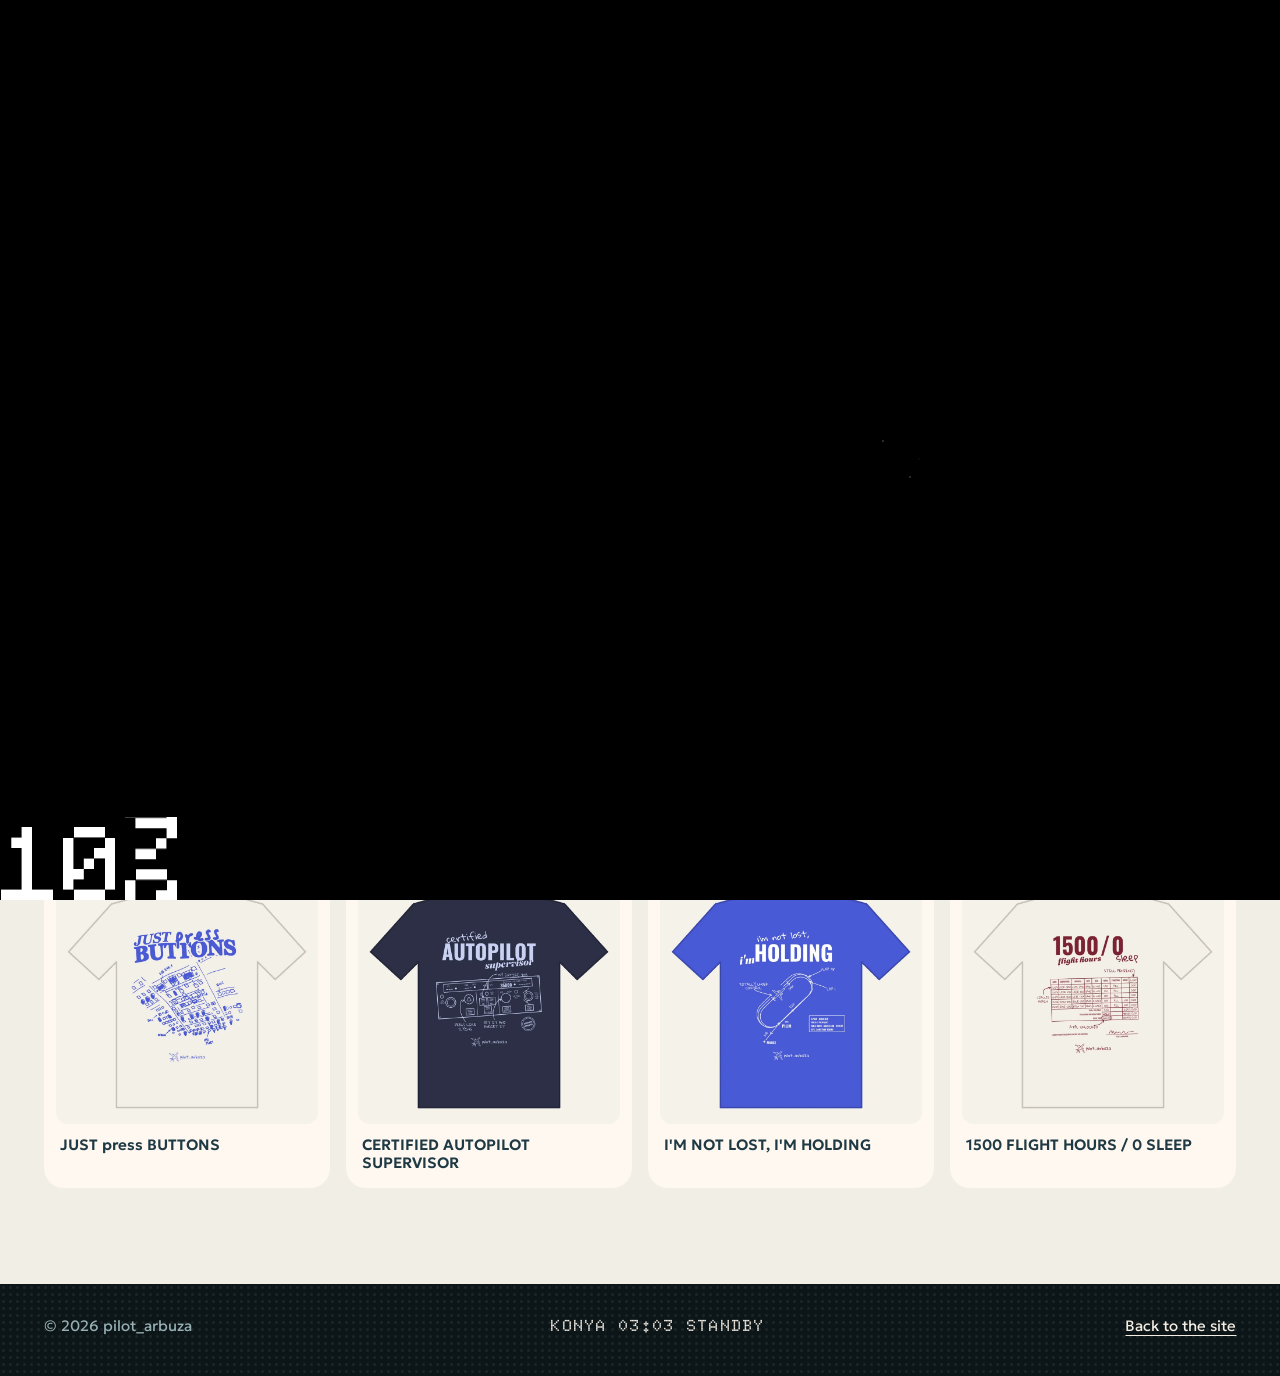
<file: shop/flap/index.html>
<!doctype html>
<html lang="en">
<head>
  <meta charset="utf-8">
  <meta name="viewport" content="width=device-width, initial-scale=1, viewport-fit=cover">
  <title>CERTIFIED FLAP OPERATOR — pilot_arbuza</title>
  <meta name="description" content="For those whose entire job is one lever. Captain approved. pilot_arbuza T-shirt, five colourways. Preorders are open.">
  <meta name="theme-color" content="#0C1517">
  <meta property="og:title" content="CERTIFIED FLAP OPERATOR — pilot_arbuza T-shirt">
  <meta property="og:description" content="For those whose entire job is one lever. Captain approved.">
  <meta property="og:type" content="website">
  <meta property="og:url" content="https://pilotarbuza.com/shop/flap/">
  <meta property="og:image" content="https://pilotarbuza.com/assets/img/shop/og-flap.jpg">
  <link rel="canonical" href="https://pilotarbuza.com/shop/flap/">
  <link rel="icon" href="/assets/favicon.svg" type="image/svg+xml">
  <link rel="icon" href="/assets/favicon.png" type="image/png" sizes="32x32">
  <link rel="apple-touch-icon" href="/apple-touch-icon.png">
  <link rel="preconnect" href="https://fonts.googleapis.com">
  <link rel="preconnect" href="https://fonts.gstatic.com" crossorigin>
  <link href="https://fonts.googleapis.com/css2?family=Doto:wght@500;700;900&family=Geologica:wght@300;400;500;600;700&family=Gloria+Hallelujah&display=swap" rel="stylesheet">
  <link rel="stylesheet" href="/assets/style.css">
  <style>#transition-overlay{position:fixed;top:0;left:0;width:100vw;height:100vh;z-index:9999999;pointer-events:none;background:#000;display:block}</style>
</head>
<body data-print="flap">
  <canvas id="transition-overlay"></canvas>
  <script src="/assets/loader.js"></script>

  <header class="top top--light" id="top">
    <a class="brand" href="/" data-i18n-aria="nav.home" aria-label="pilot_arbuza, home">
      <svg class="brand__logo" width="36" height="36" viewBox="0 0 180 180" aria-hidden="true"><circle cx="90" cy="90" r="90" fill="#0C1517"/><path d="M 27.83 131.41 C 29.08 130.53, 31.22 127.29, 32.59 124.21 C 36.49 115.39, 47.90 95.04, 52.34 89.00 C 60.09 78.43, 75.98 60.29, 79.78 57.65 C 87.14 52.55, 90.00 54.39, 90.00 64.24 C 90.00 75.65, 85.93 91.99, 78.51 110.41 C 74.83 119.53, 74.84 121.67, 78.55 122.60 C 81.96 123.46, 82.71 122.66, 86.89 113.66 C 92.72 101.09, 105.91 87.97, 126.27 74.51 C 129.44 72.41, 132.26 70.93, 132.55 71.21 C 132.83 71.50, 129.61 80.43, 125.40 91.06 C 116.24 114.16, 115.01 121.10, 119.32 125.42 C 124.05 130.14, 130.77 128.76, 143.65 120.44 C 152.97 114.42, 170.63 97.32, 171.63 93.35 C 172.36 90.43, 171.10 87.66, 168.84 87.21 C 168.04 87.06, 162.46 91.92, 156.44 98.02 C 145.45 109.15, 139.21 113.99, 133.03 116.14 C 130.20 117.13, 129.51 117.05, 128.49 115.65 C 126.70 113.21, 127.49 110.35, 135.67 89.78 C 141.86 74.22, 143.06 70.27, 142.81 66.38 C 142.39 60.04, 140.71 59.10, 133.75 61.29 C 126.73 63.50, 111.60 73.53, 102.90 81.73 C 99.11 85.31, 96.01 88.08, 96.01 87.87 C 96.02 87.67, 96.91 83.22, 98.00 78.00 C 101.35 61.89, 100.11 51.27, 94.45 47.56 C 90.96 45.27, 84.66 45.63, 79.11 48.44 C 72.50 51.79, 68.64 55.22, 61.82 63.80 C 56.00 71.13, 56.00 71.13, 56.00 65.15 C 56.00 58.17, 55.44 56.30, 52.94 54.97 C 50.54 53.68, 46.27 55.61, 45.33 58.40 C 44.94 59.56, 44.74 63.10, 44.88 66.28 C 45.31 76.21, 42.20 83.91, 25.01 115.50 C 21.72 121.55, 19.02 127.26, 19.01 128.19 C 19.00 129.90, 22.54 133.00, 24.50 133.00 C 25.08 133.00, 26.58 132.28, 27.83 131.41 Z" fill="#ffffff"/></svg>
      <span class="hand">pilot_arbuza</span>
    </a>
    <nav class="pills" data-i18n-aria="nav.sections" aria-label="Site sections">
      <a href="/#about" data-i18n="nav.about">About</a>
      <a href="/#route" data-i18n="nav.route">Route</a>
      <a href="/#projects" data-i18n="nav.projects">Projects</a>
      <a href="/#skills" data-i18n="nav.skills">Skills</a>
      <a href="/#peaks" data-i18n="nav.peaks">Peaks</a>
      <a href="/shop/" data-i18n="nav.shop">Shop</a>
    </nav>
    <div class="top__right">
      <div class="lsw" role="group" aria-label="Language"><button type="button" data-lang="en" aria-pressed="true">EN</button><button type="button" data-lang="ru" aria-pressed="false">RU</button><button type="button" data-lang="tr" aria-pressed="false">TR</button></div>
      <button type="button" class="btn btn--primary btn--sm" data-preorder data-i18n="sp.pre">Preorder</button>
      <button class="burger" id="burger" type="button" data-i18n-aria="nav.menu" aria-label="Menu" aria-expanded="false" aria-controls="menu"><span class="burger-dots" aria-hidden="true"><span class="burger-dot"></span><span class="burger-dot"></span></span></button>
    </div>
  </header>

  <div class="menu-backdrop" id="menu-backdrop" aria-hidden="true"></div>

  <nav class="menu" id="menu" data-i18n-aria="nav.menu" aria-label="Menu">
    <!-- Card 1 -->
    <div class="menu-card menu-card--nav">
      <div class="menu-nav-links">
        <a href="/" class="menu-nav-link" data-nav="home">
          <span data-i18n="sp.back">Back to the site</span>
          <span class="menu-nav-dot"></span>
        </a>
        <a href="/shop/#catalog" class="menu-nav-link active" data-nav="catalog">
          <span data-i18n="sp.catalog">Catalogue</span>
          <span class="menu-nav-dot"></span>
        </a>
        <a href="/#projects" class="menu-nav-link" data-nav="projects">
          <span data-i18n="nav.projects">Projects</span>
          <span class="menu-nav-dot"></span>
        </a>
        <a href="/photo/" class="menu-nav-link" data-nav="photo">
          <span data-i18n="nav.photo">Photo</span>
          <span class="menu-nav-dot"></span>
        </a>
        <a href="/#contact" class="menu-nav-link" data-nav="contact">
          <span data-i18n="nav.contacts">Contacts</span>
          <span class="menu-nav-dot"></span>
        </a>
      </div>

      <div class="menu-divider"></div>

      <div class="menu-lsw lsw" role="group" aria-label="Language">
        <button type="button" data-lang="en" aria-pressed="true">EN</button>
        <button type="button" data-lang="ru" aria-pressed="false">RU</button>
        <button type="button" data-lang="tr" aria-pressed="false">TR</button>
      </div>
    </div>

    <!-- Card 2 -->
    <a href="/#contact" class="menu-card menu-card--talk" id="menu-talk-card">
      <span class="menu-talk-text" data-i18n="nav.talk">Let's talk</span>
      <svg class="menu-talk-icon" width="22" height="22" fill="none" viewBox="0 0 24 24" aria-hidden="true">
        <rect width="18" height="18" x="3" y="3" stroke="#000" stroke-width="1.8" rx="3"></rect>
        <line x1="7" y1="8" x2="17" y2="8" stroke="#000" stroke-width="1.8" stroke-linecap="round"></line>
        <line x1="7" y1="12" x2="17" y2="12" stroke="#000" stroke-width="1.8" stroke-linecap="round"></line>
        <rect width="10" height="2.5" x="7" y="15.5" fill="#000" rx="1.25"></rect>
      </svg>
    </a>

    <!-- Card 3 -->
    <a href="https://t.me/pilot_arbuza" target="_blank" rel="noopener" class="menu-card menu-card--brand">
      <div class="menu-brand-left">
        <span class="menu-brand-icon">
          <svg width="22" height="22" viewBox="0 0 180 180" aria-hidden="true"><circle cx="90" cy="90" r="90" fill="#ffffff"/><path d="M 27.83 131.41 C 29.08 130.53, 31.22 127.29, 32.59 124.21 C 36.49 115.39, 47.90 95.04, 52.34 89.00 C 60.09 78.43, 75.98 60.29, 79.78 57.65 C 87.14 52.55, 90.00 54.39, 90.00 64.24 C 90.00 75.65, 85.93 91.99, 78.51 110.41 C 74.83 119.53, 74.84 121.67, 78.55 122.60 C 81.96 123.46, 82.71 122.66, 86.89 113.66 C 92.72 101.09, 105.91 87.97, 126.27 74.51 C 129.44 72.41, 132.26 70.93, 132.55 71.21 C 132.83 71.50, 129.61 80.43, 125.40 91.06 C 116.24 114.16, 115.01 121.10, 119.32 125.42 C 124.05 130.14, 130.77 128.76, 143.65 120.44 C 152.97 114.42, 170.63 97.32, 171.63 93.35 C 172.36 90.43, 171.10 87.66, 168.84 87.21 C 168.04 87.06, 162.46 91.92, 156.44 98.02 C 145.45 109.15, 139.21 113.99, 133.03 116.14 C 130.20 117.13, 129.51 117.05, 128.49 115.65 C 126.70 113.21, 127.49 110.35, 135.67 89.78 C 141.86 74.22, 143.06 70.27, 142.81 66.38 C 142.39 60.04, 140.71 59.10, 133.75 61.29 C 126.73 63.50, 111.60 73.53, 102.90 81.73 C 99.11 85.31, 96.01 88.08, 96.01 87.87 C 96.02 87.67, 96.91 83.22, 98.00 78.00 C 101.35 61.89, 100.11 51.27, 94.45 47.56 C 90.96 45.27, 84.66 45.63, 79.11 48.44 C 72.50 51.79, 68.64 55.22, 61.82 63.80 C 56.00 71.13, 56.00 71.13, 56.00 65.15 C 56.00 58.17, 55.44 56.30, 52.94 54.97 C 50.54 53.68, 46.27 55.61, 45.33 58.40 C 44.94 59.56, 44.74 63.10, 44.88 66.28 C 45.31 76.21, 42.20 83.91, 25.01 115.50 C 21.72 121.55, 19.02 127.26, 19.01 128.19 C 19.00 129.90, 22.54 133.00, 24.50 133.00 C 25.08 133.00, 26.58 132.28, 27.83 131.41 Z" fill="#000000"/></svg>
        </span>
        <span class="menu-brand-text">TELEGRAM</span>
      </div>
      <svg class="menu-brand-arrow" width="20" height="20" fill="none" viewBox="0 0 24 24" aria-hidden="true">
        <path stroke="#fff" stroke-linecap="round" stroke-linejoin="round" stroke-width="2" d="M5 19L19 5m0 0v12M19 5H7"></path>
      </svg>
    </a>
  </nav>

  <main class="pp">
    <a class="pp__back" href="/shop/" data-i18n="pp.back">← All prints</a>
    <div class="pp__grid">
      <div class="pp__stage"><img id="pp-img" src="/assets/img/shop/flap-cloud_on_bordo.webp" width="900" height="840" alt="CERTIFIED FLAP OPERATOR — pilot_arbuza T-shirt"></div>
      <div class="pp__info">
        <span class="pp__n doto">02 / 05 · <span data-i18n="sp.badge">Preorder</span></span>
        <h1>CERTIFIED FLAP OPERATOR</h1>
        <p class="pp__d" data-i18n="pr.flap">For those whose entire job is one lever. Captain approved.</p>
        <div class="sp-card__cw"><small id="pp-cw"></small><div class="sw" id="pp-sw" role="group"></div></div>
        <ul class="pp__facts">
          <li data-i18n="pp.f1">One-colour print on the back</li>
          <li><span data-i18n="pp.f2">Sizes XS–XXL</span> · <button type="button" class="lnk" data-sizes data-i18n="sz.open">Size guide</button></li>
          <li data-i18n="pp.f3">Nothing to pay now — I’ll message you to confirm the order</li>
        </ul>
        <div class="pp__btns">
          <button type="button" class="btn btn--primary" id="pp-pre" data-i18n="sp.pre">Preorder</button>
          <a class="btn btn--ghost" id="pp-tg" href="https://t.me/pilot_arbuza" target="_blank" rel="noopener">Telegram</a>
          <button type="button" class="btn btn--ghost" id="pp-share" data-i18n="pp.share">Copy link</button>
        </div>
      </div>
    </div>
    <section class="pp__more">
      <h2 data-i18n="pp.more">Other prints</h2>
      <div class="pp__row" id="pp-more"></div>
    </section>
  </main>

  <footer class="foot dark dots">
    <span>© <span id="year">2026</span> pilot_arbuza</span>
    <span class="doto foot__mid">KONYA <time class="clock">--:--</time> STANDBY</span>
    <a href="/" data-i18n="sp.back">Back to the site</a>
  </footer>

  <script src="/assets/i18n.js"></script>
  <script src="/assets/shop.js?v=fix2" defer></script>
</body>
</html>
</file>
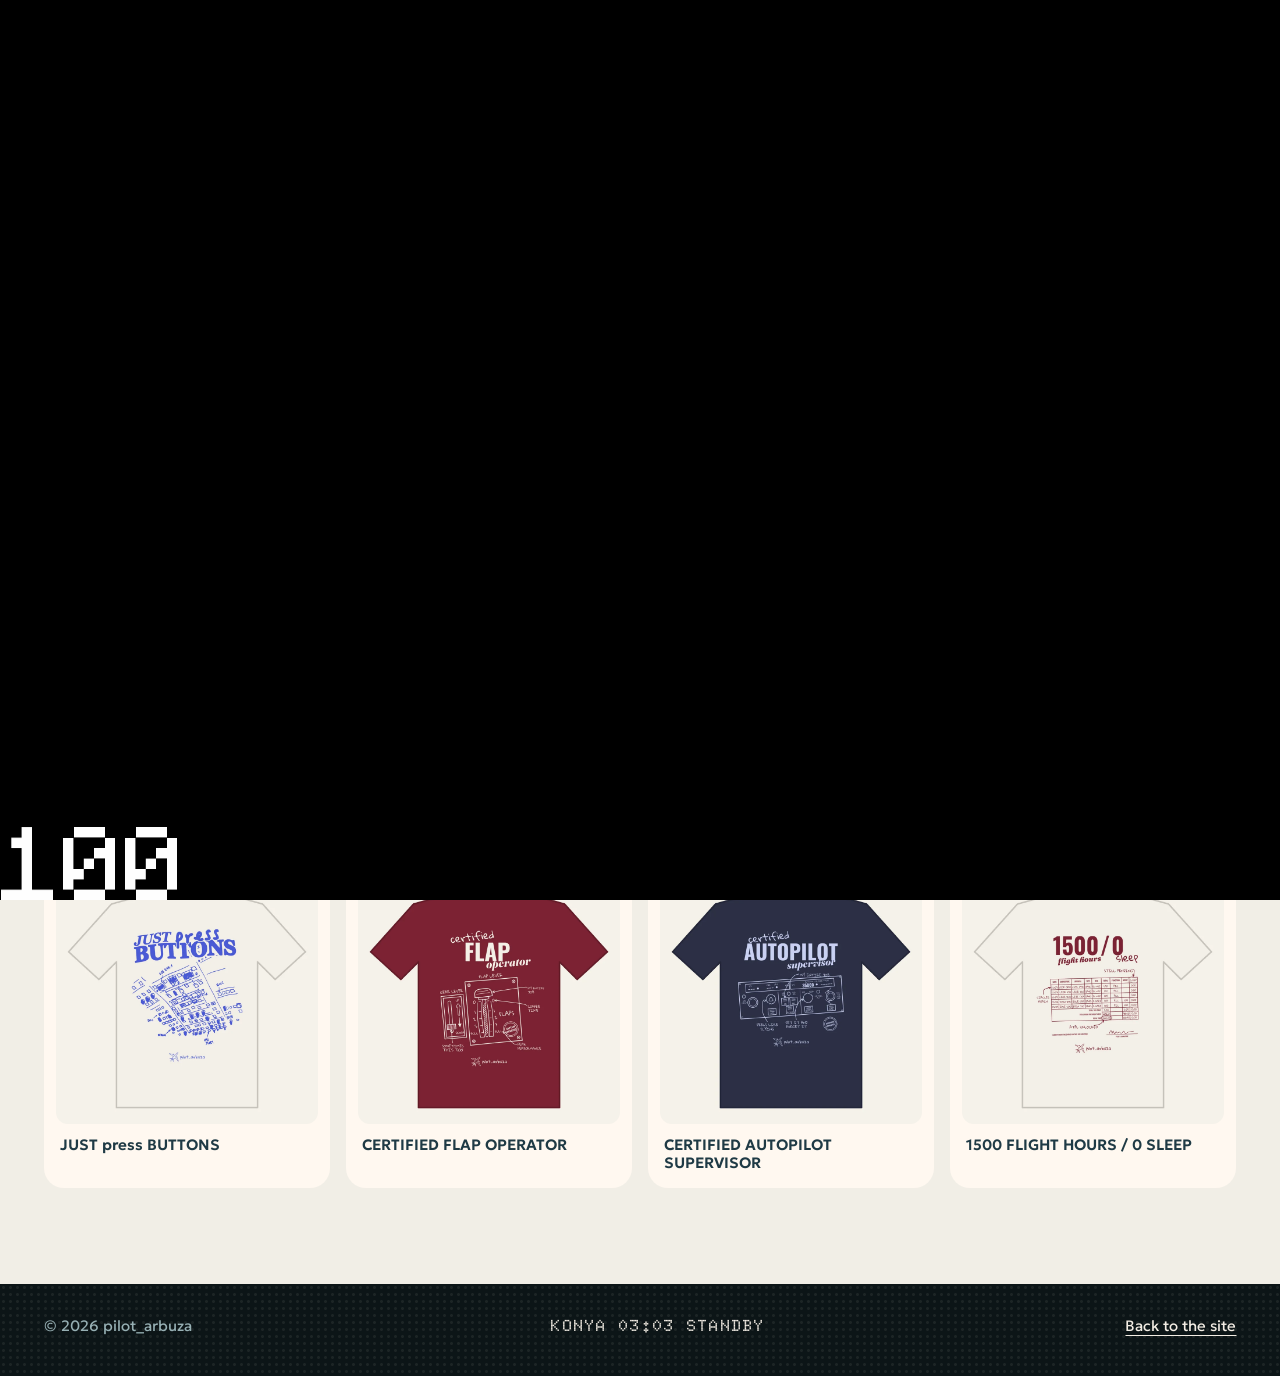
<file: shop/holding/index.html>
<!doctype html>
<html lang="en">
<head>
  <meta charset="utf-8">
  <meta name="viewport" content="width=device-width, initial-scale=1, viewport-fit=cover">
  <title>I&#x27;M NOT LOST, I&#x27;M HOLDING — pilot_arbuza</title>
  <meta name="description" content="A holding pattern, lap 38. Totally under control. pilot_arbuza T-shirt, five colourways. Preorders are open.">
  <meta name="theme-color" content="#0C1517">
  <meta property="og:title" content="I&#x27;M NOT LOST, I&#x27;M HOLDING — pilot_arbuza T-shirt">
  <meta property="og:description" content="A holding pattern, lap 38. Totally under control.">
  <meta property="og:type" content="website">
  <meta property="og:url" content="https://pilotarbuza.com/shop/holding/">
  <meta property="og:image" content="https://pilotarbuza.com/assets/img/shop/og-holding.jpg">
  <link rel="canonical" href="https://pilotarbuza.com/shop/holding/">
  <link rel="icon" href="/assets/favicon.svg" type="image/svg+xml">
  <link rel="icon" href="/assets/favicon.png" type="image/png" sizes="32x32">
  <link rel="apple-touch-icon" href="/apple-touch-icon.png">
  <link rel="preconnect" href="https://fonts.googleapis.com">
  <link rel="preconnect" href="https://fonts.gstatic.com" crossorigin>
  <link href="https://fonts.googleapis.com/css2?family=Doto:wght@500;700;900&family=Geologica:wght@300;400;500;600;700&family=Gloria+Hallelujah&display=swap" rel="stylesheet">
  <link rel="stylesheet" href="/assets/style.css">
  <style>#transition-overlay{position:fixed;top:0;left:0;width:100vw;height:100vh;z-index:9999999;pointer-events:none;background:#000;display:block}</style>
</head>
<body data-print="holding">
  <canvas id="transition-overlay"></canvas>
  <script src="/assets/loader.js"></script>

  <header class="top top--light" id="top">
    <a class="brand" href="/" data-i18n-aria="nav.home" aria-label="pilot_arbuza, home">
      <svg class="brand__logo" width="36" height="36" viewBox="0 0 180 180" aria-hidden="true"><circle cx="90" cy="90" r="90" fill="#0C1517"/><path d="M 27.83 131.41 C 29.08 130.53, 31.22 127.29, 32.59 124.21 C 36.49 115.39, 47.90 95.04, 52.34 89.00 C 60.09 78.43, 75.98 60.29, 79.78 57.65 C 87.14 52.55, 90.00 54.39, 90.00 64.24 C 90.00 75.65, 85.93 91.99, 78.51 110.41 C 74.83 119.53, 74.84 121.67, 78.55 122.60 C 81.96 123.46, 82.71 122.66, 86.89 113.66 C 92.72 101.09, 105.91 87.97, 126.27 74.51 C 129.44 72.41, 132.26 70.93, 132.55 71.21 C 132.83 71.50, 129.61 80.43, 125.40 91.06 C 116.24 114.16, 115.01 121.10, 119.32 125.42 C 124.05 130.14, 130.77 128.76, 143.65 120.44 C 152.97 114.42, 170.63 97.32, 171.63 93.35 C 172.36 90.43, 171.10 87.66, 168.84 87.21 C 168.04 87.06, 162.46 91.92, 156.44 98.02 C 145.45 109.15, 139.21 113.99, 133.03 116.14 C 130.20 117.13, 129.51 117.05, 128.49 115.65 C 126.70 113.21, 127.49 110.35, 135.67 89.78 C 141.86 74.22, 143.06 70.27, 142.81 66.38 C 142.39 60.04, 140.71 59.10, 133.75 61.29 C 126.73 63.50, 111.60 73.53, 102.90 81.73 C 99.11 85.31, 96.01 88.08, 96.01 87.87 C 96.02 87.67, 96.91 83.22, 98.00 78.00 C 101.35 61.89, 100.11 51.27, 94.45 47.56 C 90.96 45.27, 84.66 45.63, 79.11 48.44 C 72.50 51.79, 68.64 55.22, 61.82 63.80 C 56.00 71.13, 56.00 71.13, 56.00 65.15 C 56.00 58.17, 55.44 56.30, 52.94 54.97 C 50.54 53.68, 46.27 55.61, 45.33 58.40 C 44.94 59.56, 44.74 63.10, 44.88 66.28 C 45.31 76.21, 42.20 83.91, 25.01 115.50 C 21.72 121.55, 19.02 127.26, 19.01 128.19 C 19.00 129.90, 22.54 133.00, 24.50 133.00 C 25.08 133.00, 26.58 132.28, 27.83 131.41 Z" fill="#ffffff"/></svg>
      <span class="hand">pilot_arbuza</span>
    </a>
    <nav class="pills" data-i18n-aria="nav.sections" aria-label="Site sections">
      <a href="/#about" data-i18n="nav.about">About</a>
      <a href="/#route" data-i18n="nav.route">Route</a>
      <a href="/#projects" data-i18n="nav.projects">Projects</a>
      <a href="/#skills" data-i18n="nav.skills">Skills</a>
      <a href="/#peaks" data-i18n="nav.peaks">Peaks</a>
      <a href="/shop/" data-i18n="nav.shop">Shop</a>
    </nav>
    <div class="top__right">
      <div class="lsw" role="group" aria-label="Language"><button type="button" data-lang="en" aria-pressed="true">EN</button><button type="button" data-lang="ru" aria-pressed="false">RU</button><button type="button" data-lang="tr" aria-pressed="false">TR</button></div>
      <button type="button" class="btn btn--primary btn--sm" data-preorder data-i18n="sp.pre">Preorder</button>
      <button class="burger" id="burger" type="button" data-i18n-aria="nav.menu" aria-label="Menu" aria-expanded="false" aria-controls="menu"><span class="burger-dots" aria-hidden="true"><span class="burger-dot"></span><span class="burger-dot"></span></span></button>
    </div>
  </header>

  <div class="menu-backdrop" id="menu-backdrop" aria-hidden="true"></div>

  <nav class="menu" id="menu" data-i18n-aria="nav.menu" aria-label="Menu">
    <!-- Card 1 -->
    <div class="menu-card menu-card--nav">
      <div class="menu-nav-links">
        <a href="/" class="menu-nav-link" data-nav="home">
          <span data-i18n="sp.back">Back to the site</span>
          <span class="menu-nav-dot"></span>
        </a>
        <a href="/shop/#catalog" class="menu-nav-link active" data-nav="catalog">
          <span data-i18n="sp.catalog">Catalogue</span>
          <span class="menu-nav-dot"></span>
        </a>
        <a href="/#projects" class="menu-nav-link" data-nav="projects">
          <span data-i18n="nav.projects">Projects</span>
          <span class="menu-nav-dot"></span>
        </a>
        <a href="/photo/" class="menu-nav-link" data-nav="photo">
          <span data-i18n="nav.photo">Photo</span>
          <span class="menu-nav-dot"></span>
        </a>
        <a href="/#contact" class="menu-nav-link" data-nav="contact">
          <span data-i18n="nav.contacts">Contacts</span>
          <span class="menu-nav-dot"></span>
        </a>
      </div>

      <div class="menu-divider"></div>

      <div class="menu-lsw lsw" role="group" aria-label="Language">
        <button type="button" data-lang="en" aria-pressed="true">EN</button>
        <button type="button" data-lang="ru" aria-pressed="false">RU</button>
        <button type="button" data-lang="tr" aria-pressed="false">TR</button>
      </div>
    </div>

    <!-- Card 2 -->
    <a href="/#contact" class="menu-card menu-card--talk" id="menu-talk-card">
      <span class="menu-talk-text" data-i18n="nav.talk">Let's talk</span>
      <svg class="menu-talk-icon" width="22" height="22" fill="none" viewBox="0 0 24 24" aria-hidden="true">
        <rect width="18" height="18" x="3" y="3" stroke="#000" stroke-width="1.8" rx="3"></rect>
        <line x1="7" y1="8" x2="17" y2="8" stroke="#000" stroke-width="1.8" stroke-linecap="round"></line>
        <line x1="7" y1="12" x2="17" y2="12" stroke="#000" stroke-width="1.8" stroke-linecap="round"></line>
        <rect width="10" height="2.5" x="7" y="15.5" fill="#000" rx="1.25"></rect>
      </svg>
    </a>

    <!-- Card 3 -->
    <a href="https://t.me/pilot_arbuza" target="_blank" rel="noopener" class="menu-card menu-card--brand">
      <div class="menu-brand-left">
        <span class="menu-brand-icon">
          <svg width="22" height="22" viewBox="0 0 180 180" aria-hidden="true"><circle cx="90" cy="90" r="90" fill="#ffffff"/><path d="M 27.83 131.41 C 29.08 130.53, 31.22 127.29, 32.59 124.21 C 36.49 115.39, 47.90 95.04, 52.34 89.00 C 60.09 78.43, 75.98 60.29, 79.78 57.65 C 87.14 52.55, 90.00 54.39, 90.00 64.24 C 90.00 75.65, 85.93 91.99, 78.51 110.41 C 74.83 119.53, 74.84 121.67, 78.55 122.60 C 81.96 123.46, 82.71 122.66, 86.89 113.66 C 92.72 101.09, 105.91 87.97, 126.27 74.51 C 129.44 72.41, 132.26 70.93, 132.55 71.21 C 132.83 71.50, 129.61 80.43, 125.40 91.06 C 116.24 114.16, 115.01 121.10, 119.32 125.42 C 124.05 130.14, 130.77 128.76, 143.65 120.44 C 152.97 114.42, 170.63 97.32, 171.63 93.35 C 172.36 90.43, 171.10 87.66, 168.84 87.21 C 168.04 87.06, 162.46 91.92, 156.44 98.02 C 145.45 109.15, 139.21 113.99, 133.03 116.14 C 130.20 117.13, 129.51 117.05, 128.49 115.65 C 126.70 113.21, 127.49 110.35, 135.67 89.78 C 141.86 74.22, 143.06 70.27, 142.81 66.38 C 142.39 60.04, 140.71 59.10, 133.75 61.29 C 126.73 63.50, 111.60 73.53, 102.90 81.73 C 99.11 85.31, 96.01 88.08, 96.01 87.87 C 96.02 87.67, 96.91 83.22, 98.00 78.00 C 101.35 61.89, 100.11 51.27, 94.45 47.56 C 90.96 45.27, 84.66 45.63, 79.11 48.44 C 72.50 51.79, 68.64 55.22, 61.82 63.80 C 56.00 71.13, 56.00 71.13, 56.00 65.15 C 56.00 58.17, 55.44 56.30, 52.94 54.97 C 50.54 53.68, 46.27 55.61, 45.33 58.40 C 44.94 59.56, 44.74 63.10, 44.88 66.28 C 45.31 76.21, 42.20 83.91, 25.01 115.50 C 21.72 121.55, 19.02 127.26, 19.01 128.19 C 19.00 129.90, 22.54 133.00, 24.50 133.00 C 25.08 133.00, 26.58 132.28, 27.83 131.41 Z" fill="#000000"/></svg>
        </span>
        <span class="menu-brand-text">TELEGRAM</span>
      </div>
      <svg class="menu-brand-arrow" width="20" height="20" fill="none" viewBox="0 0 24 24" aria-hidden="true">
        <path stroke="#fff" stroke-linecap="round" stroke-linejoin="round" stroke-width="2" d="M5 19L19 5m0 0v12M19 5H7"></path>
      </svg>
    </a>
  </nav>

  <main class="pp">
    <a class="pp__back" href="/shop/" data-i18n="pp.back">← All prints</a>
    <div class="pp__grid">
      <div class="pp__stage"><img id="pp-img" src="/assets/img/shop/holding-white_on_sky.webp" width="900" height="840" alt="I&#x27;M NOT LOST, I&#x27;M HOLDING — pilot_arbuza T-shirt"></div>
      <div class="pp__info">
        <span class="pp__n doto">04 / 05 · <span data-i18n="sp.badge">Preorder</span></span>
        <h1>I&#x27;M NOT LOST, I&#x27;M HOLDING</h1>
        <p class="pp__d" data-i18n="pr.holding">A holding pattern, lap 38. Totally under control.</p>
        <div class="sp-card__cw"><small id="pp-cw"></small><div class="sw" id="pp-sw" role="group"></div></div>
        <ul class="pp__facts">
          <li data-i18n="pp.f1">One-colour print on the back</li>
          <li><span data-i18n="pp.f2">Sizes XS–XXL</span> · <button type="button" class="lnk" data-sizes data-i18n="sz.open">Size guide</button></li>
          <li data-i18n="pp.f3">Nothing to pay now — I’ll message you to confirm the order</li>
        </ul>
        <div class="pp__btns">
          <button type="button" class="btn btn--primary" id="pp-pre" data-i18n="sp.pre">Preorder</button>
          <a class="btn btn--ghost" id="pp-tg" href="https://t.me/pilot_arbuza" target="_blank" rel="noopener">Telegram</a>
          <button type="button" class="btn btn--ghost" id="pp-share" data-i18n="pp.share">Copy link</button>
        </div>
      </div>
    </div>
    <section class="pp__more">
      <h2 data-i18n="pp.more">Other prints</h2>
      <div class="pp__row" id="pp-more"></div>
    </section>
  </main>

  <footer class="foot dark dots">
    <span>© <span id="year">2026</span> pilot_arbuza</span>
    <span class="doto foot__mid">KONYA <time class="clock">--:--</time> STANDBY</span>
    <a href="/" data-i18n="sp.back">Back to the site</a>
  </footer>

  <script src="/assets/i18n.js"></script>
  <script src="/assets/shop.js?v=fix2" defer></script>
</body>
</html>
</file>
<file: assets/style.css>
/* ============================================================
   pilotarbuza.com — стили
   Палитра Anemos Aircraft: Surface #F1EEE6 / Ground #FFF8F0 / Deep #1F3A45 / Night #0C1517 /
   Breeze #0B7A85 (на темном #4FC7C4) / Garnet #E8492A / Garnet ink #B8361C / Matcha #8CC48A
   ============================================================ */
:root {
  --bg: #F1EEE6; --bg-2: #F7F3EB; --paper: #FFF8F0; --paper-2: #DCD6CC;
  --ink: #1F3A45; --ink-2: #2A4A55; --muted: #536A72; --muted-d: #97B0B4; --muted-d2: #B4C7C8;
  --night: #0C1517; --night-2: #14232A; --cream: #F3EDE4;
  --accent: #0B7A85; --garnet: #E8492A; --wine: #B8361C; --green: #8CC48A;
  --line: rgba(31,58,69,.12); --line-d: rgba(243,237,228,.12);
  --gutter: clamp(16px, 3.4vw, 48px); --max: 1344px; --r: 28px;
  --ease: cubic-bezier(.2,.8,.2,1); --spring: cubic-bezier(.34,1.56,.64,1);
  --f-body: 'Geologica', system-ui, -apple-system, sans-serif;
  --f-doto: 'Doto', ui-monospace, monospace;
  --f-hand: 'Gloria Hallelujah', cursive;
}
*, *::before, *::after { box-sizing: border-box; }
html { scroll-behavior: smooth; overflow-x: hidden; touch-action: pan-x pan-y; -webkit-text-size-adjust: 100%; text-size-adjust: 100%; }
body { margin: 0; background: var(--bg); color: var(--ink); font-family: var(--f-body); font-size: 17px; line-height: 1.5; -webkit-font-smoothing: antialiased; overflow-x: hidden; overflow-x: clip; position: relative; width: 100%; max-width: 100vw; }
a { color: inherit; text-decoration: none; }
button, summary { cursor: pointer; } button:disabled { cursor: default; }
a:focus-visible, button:focus-visible, input:focus-visible, summary:focus-visible { outline: 2px solid var(--accent); outline-offset: 3px; }
h1, h2, h3 { margin: 0; font-weight: 600; letter-spacing: -0.03em; line-height: 1; }
p { margin: 0; }
ul, ol, dl, dd { margin: 0; padding: 0; } li { list-style: none; }
img { max-width: 100%; display: block; }
.sr-only { position: absolute; width: 1px; height: 1px; padding: 0; margin: -1px; overflow: hidden; clip: rect(0,0,0,0); white-space: nowrap; border: 0; }
.doto { font-family: var(--f-doto); font-weight: 900; letter-spacing: .08em; }
.hand { font-family: var(--f-hand); font-weight: 400; letter-spacing: 0; }
.led { text-shadow: 0 0 12px rgba(243,237,228,.28); }
.accent { color: var(--accent); } .wine { color: var(--wine); }
.only-m { display: none; }
.dark { background-color: var(--night); color: var(--cream); --accent: #4FC7C4; --garnet: #FF6A4A; }
.dots { background-image: radial-gradient(rgba(243,237,228,.07) 1.2px, transparent 1.7px); background-size: 7px 7px; }
.graticule { background-image: linear-gradient(var(--line) 1px, transparent 1px), linear-gradient(90deg, var(--line) 1px, transparent 1px); background-size: 96px 96px; }
.graticule-fine { background-image: linear-gradient(rgba(31,58,69,.07) 1px, transparent 1px), linear-gradient(90deg, rgba(31,58,69,.07) 1px, transparent 1px); background-size: 20px 20px; }
.h2 { font-size: clamp(44px, 6vw, 76px); }
.card { border-radius: var(--r); background: var(--paper); }
.sec-head { display: flex; justify-content: space-between; align-items: flex-end; gap: 32px; margin-bottom: 40px; }
.sec-head p { max-width: 440px; font-size: 18px; line-height: 1.55; color: var(--ink-2); }
.sec-head--dark p { color: var(--muted-d2); }
.sec-head--btn { align-items: flex-end; }
.sec-head--btn > div { display: flex; flex-direction: column; gap: 16px; }
section { position: relative; }

/* ---------- зерно, альтиметр ---------- */

/* ---------- шапка ---------- */
.top { position: fixed; top: 0; left: 0; right: 0; z-index: 70; display: grid; grid-template-columns: 1fr auto 1fr; align-items: center; gap: 16px; padding: 14px var(--gutter); color: var(--cream); transform: translateY(-24px); opacity: 0; animation: nav-in .5s var(--ease) .9s forwards; transition: color .3s, background .3s; }
@keyframes nav-in { to { transform: none; opacity: 1; } }
.top--light { color: var(--ink); background: linear-gradient(rgba(241,238,230,.9), rgba(241,238,230,.6)); backdrop-filter: blur(10px); -webkit-backdrop-filter: blur(10px); border-bottom: 1px solid var(--line); }
.brand { display: inline-flex; align-items: center; gap: 10px; }
.brand .hand { font-size: 24px; line-height: 1; }
.brand__logo { width: 36px; height: 36px; flex-shrink: 0; border-radius: 50%; box-shadow: 0 0 0 1px rgba(243,237,228,.2); transition: box-shadow .3s, transform .2s var(--ease); }
.top--light .brand__logo { box-shadow: 0 0 0 1px rgba(31,58,69,.15); }
.brand:hover .brand__logo { transform: scale(1.05); }
.brand__wing { fill: var(--cream); transition: fill .3s; } .top--light .brand__wing { fill: var(--ink); }
.pills { display: flex; gap: 2px; justify-self: center; padding: 4px; border-radius: 999px; border: 1px solid rgba(243,237,228,.18); background: rgba(243,237,228,.06); transition: border-color .3s, background .3s; }
.top--light .pills { border-color: var(--line); background: rgba(255,248,240,.75); }
.pills a { padding: 9px 16px; border-radius: 999px; font-size: 15px; font-weight: 500; transition: background .25s, color .25s; }
.pills a:hover { background: var(--cream); color: var(--ink); }
.top--light .pills a:hover { background: var(--ink); color: var(--paper); }
.top__right { justify-self: end; display: flex; align-items: center; gap: 10px; }
/* ---------- Lusion-style Navigation & Burger Button ---------- */
.burger {
  display: none;
  width: 44px;
  height: 44px;
  border-radius: 50%;
  background: #ffffff;
  color: #000000;
  border: 1px solid rgba(0, 0, 0, 0.08);
  box-shadow: 0 4px 16px rgba(0, 0, 0, 0.16);
  cursor: pointer;
  position: relative;
  z-index: 70;
  padding: 0;
  outline: none;
  -webkit-tap-highlight-color: transparent;
  transition: transform .25s ease, background-color .3s ease, box-shadow .3s ease;
  align-items: center;
  justify-content: center;
}
.burger:hover {
  transform: scale(1.05);
}
.burger:active {
  transform: scale(0.94);
}
.burger-dots {
  display: flex;
  flex-direction: column;
  justify-content: space-between;
  align-items: center;
  width: 14px;
  height: 14px;
  transition: transform .45s cubic-bezier(.4, 0, .1, 1);
  pointer-events: none;
}
.burger-dot, .burger i {
  display: block;
  width: 4.5px;
  height: 4.5px;
  background-color: #000000;
  border-radius: 50%;
  transition: background-color .3s ease;
}
.burger[aria-expanded="true"] .burger-dots {
  transform: translateY(-1px) rotate(270deg);
}

.menu-backdrop {
  position: fixed;
  inset: 0;
  background: rgba(0, 0, 0, 0.6);
  backdrop-filter: blur(14px);
  -webkit-backdrop-filter: blur(14px);
  z-index: 64;
  opacity: 0;
  pointer-events: none;
  transition: opacity .4s cubic-bezier(.4, 0, .1, 1);
}
.menu-backdrop.open {
  opacity: 1;
  pointer-events: auto;
}

.menu {
  position: fixed;
  top: 72px;
  left: 16px;
  right: 16px;
  max-width: 420px;
  margin: 0 auto;
  z-index: 65;
  display: flex;
  flex-direction: column;
  gap: 10px;
  pointer-events: none;
  visibility: hidden;
  transition: visibility 0s linear .45s;
  max-height: calc(100vh - 86px);
  overflow-y: auto;
  -webkit-overflow-scrolling: touch;
  padding: 0 0 24px;
}
.menu--open {
  visibility: visible;
  pointer-events: auto;
  transition-delay: 0s;
}

.menu-card {
  border-radius: 20px;
  will-change: transform, opacity;
  transition: transform .48s cubic-bezier(.4, 0, .1, 1), opacity .48s cubic-bezier(.4, 0, .1, 1);
}

/* Card 1: Navigation */
.menu-card--nav {
  background: #ffffff;
  color: #000000;
  padding: 20px 22px 18px;
  box-shadow: 0 16px 40px rgba(0, 0, 0, 0.35);
  transform: translate3d(0, 45px, 0) rotate(3deg);
  opacity: 0;
  transition-delay: .08s;
}
.menu-nav-links {
  display: flex;
  flex-direction: column;
}
.menu-nav-link {
  display: flex;
  align-items: center;
  justify-content: space-between;
  padding: 8px 0;
  font-family: inherit;
  font-size: 1.15rem;
  font-weight: 700;
  text-transform: uppercase;
  color: #000000;
  text-decoration: none;
  letter-spacing: -0.01em;
  transition: opacity .2s;
  border-bottom: none;
}
.menu-nav-link:hover {
  opacity: 0.7;
}
.menu-nav-dot {
  width: 7px;
  height: 7px;
  border-radius: 50%;
  background: #000000;
  opacity: 0;
  transform: scale(0);
  transition: opacity .2s ease, transform .2s cubic-bezier(0.16, 1, 0.3, 1);
}
.menu-nav-link.active .menu-nav-dot {
  opacity: 1;
  transform: scale(1);
}

.menu-divider {
  height: 1px;
  background: rgba(0, 0, 0, 0.08);
  margin: 12px 0 14px;
}
.menu-lsw {
  display: flex;
  gap: 8px;
  border: none;
  padding: 0;
}
.menu-lsw button {
  flex: 1;
  height: 38px;
  border-radius: 12px;
  border: 1px solid rgba(0, 0, 0, 0.08);
  background: #f5f5f7;
  color: #000000;
  font-family: inherit;
  font-size: 0.85rem;
  font-weight: 700;
  cursor: pointer;
  transition: all .2s;
}
.menu-lsw button[aria-pressed="true"] {
  background: #000000;
  color: #ffffff;
  border-color: #000000;
}

/* Card 2: Talk */
.menu-card--talk {
  background: #ffffff;
  color: #000000;
  padding: 18px 22px;
  box-shadow: 0 16px 40px rgba(0, 0, 0, 0.35);
  display: flex;
  align-items: center;
  justify-content: space-between;
  text-decoration: none;
  transform: translate3d(0, 55px, 0) rotate(2deg);
  opacity: 0;
  transition-delay: .04s;
}
.menu-talk-text {
  font-size: 1.15rem;
  font-weight: 700;
  text-transform: uppercase;
  letter-spacing: -0.01em;
  color: #000000;
}
.menu-talk-icon {
  flex-shrink: 0;
  color: #000000;
}

/* Card 3: Brand */
.menu-card--brand {
  background: #000000;
  color: #ffffff;
  padding: 18px 22px;
  box-shadow: 0 16px 40px rgba(0, 0, 0, 0.45);
  display: flex;
  align-items: center;
  justify-content: space-between;
  text-decoration: none;
  border: 1px solid rgba(255, 255, 255, 0.12);
  transform: translate3d(0, 65px, 0) rotate(1.2deg);
  opacity: 0;
  transition-delay: 0s;
}
.menu-brand-left {
  display: flex;
  align-items: center;
  gap: 12px;
}
.menu-brand-icon {
  display: flex;
  align-items: center;
  justify-content: center;
}
.menu-brand-text {
  font-size: 1.15rem;
  font-weight: 700;
  text-transform: uppercase;
  letter-spacing: -0.01em;
  color: #ffffff;
}
.menu-brand-arrow {
  flex-shrink: 0;
  color: #ffffff;
  transition: transform .25s ease;
}
.menu-card--brand:hover .menu-brand-arrow {
  transform: translate(2px, -2px);
}

/* Staggered Entrance */
.menu--open .menu-card--nav {
  transform: translateZ(0) rotate(0deg);
  opacity: 1;
  transition-delay: .05s;
}
.menu--open .menu-card--talk {
  transform: translateZ(0) rotate(0deg);
  opacity: 1;
  transition-delay: .12s;
}
.menu--open .menu-card--brand {
  transform: translateZ(0) rotate(0deg);
  opacity: 1;
  transition-delay: .19s;
}

@media (min-width: 901px) {
  .menu {
    right: 24px;
    left: auto;
    width: 340px;
    top: 80px;
    margin: 0;
  }
}

/* ---------- переключатель языка ---------- */
.lsw { display: flex; gap: 2px; padding: 3px; border-radius: 999px; border: 1px solid rgba(243,237,228,.18); transition: border-color .3s; }
.top--light .lsw { border-color: var(--line); }
.lsw button { min-width: 40px; min-height: 36px; border: 0; border-radius: 999px; background: transparent; color: inherit; font: 600 13px var(--f-body); letter-spacing: .04em; opacity: .6; transition: background .25s, color .25s, opacity .25s; }
.lsw button:hover { opacity: 1; }
.lsw button[aria-pressed="true"] { opacity: 1; background: var(--cream); color: var(--night); }
.top--light .lsw button[aria-pressed="true"] { background: var(--ink); color: var(--paper); }
.lsw--menu { align-self: flex-start; margin-top: 24px; border-color: rgba(243,237,228,.25); }
.lsw--menu button { min-width: 56px; min-height: 44px; font-size: 15px; }

/* ---------- кнопки ---------- */
.btn { display: inline-flex; align-items: center; justify-content: center; gap: 8px; min-height: 52px; padding: 0 24px; border-radius: 999px; font: 500 16px var(--f-body); border: 1.5px solid transparent; white-space: nowrap; transition: transform .3s var(--ease), background .25s, color .25s, border-color .25s, box-shadow .3s; }
.btn:hover { transform: translateY(-2px); }
.btn--sm { min-height: 44px; padding: 0 20px; font-size: 15px; }
.btn--primary { background: var(--ink); color: var(--paper); }
.btn--primary:hover { background: var(--wine); color: #fff; }
.top:not(.top--light) .btn--primary { background: var(--cream); color: var(--ink); }
.btn--ghost { border-color: var(--ink); color: var(--ink); }
.btn--ghost:hover { background: var(--ink); color: var(--paper); }
.btn--light { background: var(--cream); color: var(--night); }
.btn--light:hover { background: #fff; color: var(--wine); }
.btn--ghost-light { border-color: rgba(243,237,228,.4); color: var(--cream); }
.btn--ghost-light:hover { background: var(--cream); color: var(--night); }
.pill-dark { display: inline-flex; align-items: center; min-height: 46px; padding: 0 20px; border-radius: 999px; border: 1.5px solid rgba(243,237,228,.35); color: var(--cream); font-size: 15px; font-weight: 500; transition: background .25s, color .25s; }
.pill-dark:hover { background: var(--cream); color: var(--night); }
.tag { display: inline-flex; align-items: center; min-height: 38px; padding: 0 16px; border-radius: 999px; background: var(--ink); color: var(--paper); font-size: 15px; font-weight: 500; }
.tag--out { background: transparent; border: 1.5px solid rgba(31,58,69,.35); color: var(--ink); }
.chip { min-height: 40px; padding: 0 14px; border-radius: 999px; border: 1.5px solid rgba(255,248,240,.35); background: transparent; color: var(--paper); font: 500 14px var(--f-body); transition: background .2s, color .2s; }
.chip:hover { background: var(--paper); color: var(--ink); }

/* ---------- reveal ---------- */
[data-reveal] { opacity: 0; transform: translateY(28px); transition: opacity .8s var(--ease), transform .8s var(--ease); }
[data-reveal].in { opacity: 1; transform: none; }
.rows li { opacity: 0; transform: translateX(-12px); transition: opacity .5s, transform .5s var(--ease); transition-delay: calc(var(--i) * .12s); }
.in .rows li, .rows.in li { opacity: 1; transform: none; }
.blink { animation: blink 1.1s steps(1) infinite; }
@keyframes blink { 0%,55%{opacity:1} 56%,100%{opacity:.2} }
.pulse { position: relative; display: inline-block; width: 10px; height: 10px; border-radius: 50%; background: var(--accent); }
.pulse::after { content: ""; position: absolute; inset: 0; border-radius: 50%; background: var(--accent); animation: pulse 2.4s ease-out infinite; }
@keyframes pulse { 0%{transform:scale(.6);opacity:.9} 100%{transform:scale(2.8);opacity:0} }

/* ---------- 01 hero ---------- */

/* ---------- 02 intro ---------- */
.intro { max-width: var(--max); margin: 0 auto; padding: 96px var(--gutter) 88px; display: flex; flex-direction: column; gap: 56px; }
.intro__grid { display: grid; grid-template-columns: 1fr auto; gap: 40px; align-items: end; }
.intro__name { display: flex; flex-direction: column; gap: 24px; }
.intro__h { font-size: clamp(52px, 8.2vw, 118px); font-weight: 700; letter-spacing: -0.04em; line-height: .9; }
.intro__text { font-size: 19px; line-height: 1.55; color: var(--ink-2); max-width: 36ch; }
.intro__actions { display: flex; gap: 10px; flex-wrap: wrap; }
.intro__photo { position: relative; width: 250px; }
.intro__photo img { width: 250px; height: 320px; object-fit: cover; object-position: 42% 30%; border-radius: 125px 125px 20px 20px; }
.intro__note { position: absolute; left: -60px; top: -60px; transform: rotate(-6deg); color: var(--wine); font-size: 24px; white-space: nowrap; }
.intro__arrow { position: absolute; left: 196px; top: -36px; }
.draw-once { stroke-dasharray: 80; stroke-dashoffset: 80; transition: stroke-dashoffset .9s var(--ease) .4s; }
.in .draw-once { stroke-dashoffset: 0; }
.intro__crew { position: absolute; left: 14px; bottom: 14px; background: var(--night); color: var(--cream); border-radius: 999px; padding: 6px 12px; font-size: 14px; }

/* табло */
.board { position: relative; border-radius: var(--r); background-color: var(--night); color: var(--cream); padding: 26px 36px 22px; overflow: hidden; box-shadow: 0 40px 80px -40px rgba(12,21,23,.7); }
.board__head { display: flex; justify-content: space-between; align-items: center; gap: 16px; padding-bottom: 18px; border-bottom: 1px solid var(--line-d); }
.board__title { display: inline-flex; align-items: center; gap: 12px; font-size: clamp(22px, 2.6vw, 36px); }
.board__sub { font-size: 15px; color: #97B0B4; letter-spacing: .14em; }
.board__clock { font-size: clamp(20px, 2.4vw, 32px); }
.board__cols, .board__row { display: grid; grid-template-columns: 110px 130px minmax(0,1fr) 90px 200px; gap: 12px; align-items: center; }
.board__cols { padding: 14px 0 10px; font-size: 13px; color: #97B0B4; letter-spacing: .16em; }
.board__row { min-height: 66px; border-top: 1px solid rgba(243,237,228,.08); font-size: clamp(17px, 2vw, 28px); font-weight: 700; letter-spacing: .06em; }
.board__row--now { margin: 0 -36px; padding: 0 36px; background: rgba(243,237,228,.05); }
.st--done { color: #97B0B4; } .st--go { color: var(--green); } .st--hot { color: var(--garnet); }
.board__foot { display: flex; justify-content: space-between; gap: 16px; padding-top: 16px; margin-top: 4px; border-top: 1px solid var(--line-d); font-size: 13px; color: #97B0B4; }

/* ---------- 03 contact ---------- */
.contact { padding: clamp(72px, 9vw, 120px) var(--gutter); }
.contact__grid { max-width: var(--max); margin: 0 auto; display: grid; grid-template-columns: 2fr 1fr; gap: 40px; align-items: center; }
.contact__main { display: flex; flex-direction: column; gap: 36px; }
.contact__main .sec-head { margin-bottom: 0; }
.contacts { display: grid; grid-template-columns: repeat(2, minmax(0,1fr)); gap: 12px; }
.contacts li { opacity: 0; transform: translateY(16px); transition: opacity .5s, transform .5s var(--ease); transition-delay: calc(var(--i) * .07s); }
.contacts.in li { opacity: 1; transform: none; }
.cbtn { display: flex; align-items: center; gap: 14px; min-height: 76px; padding: 14px 22px 14px 14px; border-radius: 999px; background: var(--cream); color: var(--night); transition: background .25s, color .25s, transform .3s var(--ease); }
.cbtn:hover { background: #fff; color: var(--wine); transform: translateY(-2px); }
.cbtn .ico { flex: 0 0 48px; width: 48px; height: 48px; border-radius: 50%; background: var(--night); color: var(--cream); display: grid; place-items: center; transition: transform .4s var(--spring); }
.cbtn:hover .ico { transform: rotate(-15deg); }
.cbtn .ico svg { width: 22px; height: 22px; }
.cbtn > span:last-child { display: flex; flex-direction: column; gap: 2px; min-width: 0; }
.cbtn b { font-size: 17px; font-weight: 600; } .cbtn small { font-size: 14px; color: var(--muted); overflow: hidden; text-overflow: ellipsis; white-space: nowrap; }
.contact__more { display: flex; align-items: center; gap: 10px; flex-wrap: wrap; }
.contact__more > span { font-size: 15px; color: var(--muted-d); margin-right: 4px; }
.radar { display: grid; place-items: center; }
.radar svg { width: min(380px, 100%); font-family: var(--f-doto); font-weight: 700; font-size: 13px; }
.radar text { fill: var(--muted-d); }
.sweep { transform-origin: 180px 180px; animation: sweep 4s linear infinite; }
@keyframes sweep { to { transform: rotate(360deg); } }
.ping { animation: ping 4s linear infinite; }
@keyframes ping { 0%{opacity:1;r:7} 35%,100%{opacity:.22;r:5} }

/* ---------- 04 about ---------- */
.about { max-width: var(--max); margin: 0 auto; padding: clamp(72px, 9vw, 120px) var(--gutter); display: grid; grid-template-columns: 6fr 5fr; gap: 56px; align-items: start; }
.about__text { display: flex; flex-direction: column; gap: 28px; }
.about__big { font-size: clamp(19px, 1.8vw, 23px); line-height: 1.5; max-width: 620px; }
.about .acc__body p { font-size: 18px; line-height: 1.65; color: var(--ink-2); max-width: 600px; }
.facts { display: grid; grid-template-columns: repeat(2, minmax(0,1fr)); gap: 24px 32px; padding-top: 28px; border-top: 1px solid rgba(31,58,69,.16); }
.facts dt { font-size: 14px; color: var(--muted); margin-bottom: 6px; }
.facts dd { font-size: 17px; font-weight: 500; line-height: 1.4; }
.langs { padding: 40px; display: flex; flex-direction: column; }
.langs h3 { font-size: 26px; letter-spacing: -0.01em; margin-bottom: 16px; }
.lang { display: flex; flex-direction: column; gap: 12px; padding: 18px 0; border-top: 1px solid var(--line); }
.lang__head { display: flex; justify-content: space-between; align-items: baseline; gap: 12px; }
.lang__head b { font-size: 20px; font-weight: 600; } .lang__head span { font-size: 15px; color: var(--muted); }
.gauge { position: relative; height: 16px; }
.ticks { position: absolute; left: 0; right: 0; top: 2px; height: 12px; background: repeating-linear-gradient(90deg, rgba(31,58,69,.32) 0 1px, transparent 1px 9px); }
.needle { position: absolute; top: -3px; width: 4px; height: 22px; margin-left: -2px; border-radius: 2px; background: var(--ink); left: 0; transition: left 1.1s var(--spring); }
.langs.tuned .needle { left: calc(var(--lvl) * 100%); }
.goal { position: absolute; left: 41.67%; width: 16.66%; top: -3px; height: 22px; border-radius: 11px; border: 2.5px solid var(--wine); animation: goal 3s ease-in-out infinite; }
@keyframes goal { 0%,100%{box-shadow:0 0 0 0 rgba(184,54,28,.35)} 50%{box-shadow:0 0 0 6px rgba(184,54,28,0)} }
.scale { display: grid; grid-template-columns: repeat(6, minmax(0,1fr)); text-align: center; font-size: 12px; font-weight: 700; color: var(--muted); }

/* ---------- 05 route ---------- */
.route { background: var(--bg-2); border-top: 1px solid var(--line); border-bottom: 1px solid var(--line); height: 250vh; }
.route__sticky { position: sticky; top: 0; min-height: 100vh; display: flex; flex-direction: column; justify-content: center; padding: 96px var(--gutter) 40px; max-width: calc(var(--max) + 2 * var(--gutter)); margin: 0 auto; }
.map-wrap { position: relative; width: 100%; overflow-x: clip; overflow-y: visible; padding-bottom: 40px; }
.map { position: relative; width: 1344px; height: 410px; transform-origin: 0 0; }
.map svg { position: absolute; inset: 0; }
.plane { position: absolute; left: 0; top: 0; width: 36px; height: 36px; margin: -18px 0 0 -18px; z-index: 3; will-change: transform; }
.plane svg { width: 100%; height: 100%; }
.wp { position: absolute; width: 0; height: 0; }
.tri { position: absolute; left: -8px; top: -9px; width: 16px; height: 16px; background: var(--bg-2); clip-path: polygon(50% 0, 100% 100%, 0 100%); outline: none; }
.tri::after { content: ""; position: absolute; inset: 2.5px; background: var(--bg-2); clip-path: polygon(50% 0, 100% 100%, 0 100%); transition: background .4s; }
.tri { background: var(--ink); }
.wp.passed .tri::after { background: var(--accent); }
.wp--future .tri { background: repeating-linear-gradient(45deg, var(--ink) 0 3px, transparent 3px 5px); }
.ring { position: absolute; left: -18px; top: -18px; width: 36px; height: 36px; border-radius: 50%; background: var(--accent); opacity: 0; }
.wp.passed .ring { animation: pulse 2.4s ease-out infinite; opacity: .5; }
.target { position: absolute; left: -15px; top: -15px; width: 30px; height: 30px; border-radius: 50%; border: 2px dashed var(--ink); }
.target::after { content: ""; position: absolute; inset: 8px; border-radius: 50%; background: var(--accent); }
.wp__label { position: absolute; width: 190px; transition: transform .4s var(--ease); }
.wp__label b { display: block; font-size: 17px; font-weight: 600; }
.wp__label span { font-size: 14px; line-height: 1.35; color: var(--muted); }
.wp__label--up { left: -24px; bottom: 26px; }
.wp__label--down { left: -24px; top: 26px; }
.wp__label--right { left: auto; right: -14px; text-align: right; }
.wp.passed .wp__label { transform: translateY(-8px); }
.wp__here { position: absolute; left: -140px; top: 36px; transform: rotate(-8deg); color: var(--wine); font-size: 21px; white-space: nowrap; opacity: 0; transition: opacity .5s; }
.wp.passed .wp__here { opacity: 1; }
.route__hint { text-align: center; margin-top: 24px; font-size: 12px; color: var(--muted); letter-spacing: .2em; }

/* ---------- 06 projects ---------- */
.projects { max-width: var(--max); margin: 0 auto; padding: clamp(72px, 9vw, 120px) var(--gutter); }
.projects__grid { display: grid; grid-template-columns: repeat(12, minmax(0,1fr)); gap: 24px; }
.pcard { border-radius: var(--r); padding: 36px; display: flex; flex-direction: column; gap: 18px; overflow: hidden; }
.pcard h3 { font-size: 30px; line-height: 1.1; letter-spacing: -0.02em; }
.pcard p { font-size: 16px; line-height: 1.6; color: var(--ink-2); }
.pcard--ann { grid-column: span 7; min-height: 540px; flex-direction: row; gap: 32px; background: var(--ink); color: var(--paper); }
.pcard--ann p { color: #C3D3D3; }
.pcard__side { flex: 0 0 280px; display: flex; flex-direction: column; justify-content: space-between; gap: 24px; }
.pcard__side > div { display: flex; flex-direction: column; gap: 16px; }
.pcard__side .doto { font-size: 18px; letter-spacing: .04em; }
.pcard__big { font-size: 60px !important; }
.chat { flex: 1; min-width: 0; border-radius: 22px; background: var(--night-2); padding: 22px; display: flex; flex-direction: column; gap: 14px; }
.chat__head { display: flex; align-items: center; gap: 12px; padding-bottom: 14px; border-bottom: 1px solid rgba(255,248,240,.1); }
.chat__head i { width: 40px; height: 40px; border-radius: 50%; background: var(--accent); color: var(--ink); display: grid; place-items: center; font-style: normal; font-weight: 700; }
.chat__head b { display: block; font-size: 16px; } .chat__head small { font-size: 13px; color: #97B0B4; }
.chat__body { flex: 1; display: flex; flex-direction: column; justify-content: flex-end; gap: 12px; }
.msg { max-width: 84%; border-radius: 18px; padding: 12px 16px; font-size: 15px; line-height: 1.45; opacity: 0; transform: translateY(10px) scale(.96); transition: opacity .4s, transform .4s var(--spring); }
.msg--me { align-self: flex-end; background: #2A4A55; border-bottom-right-radius: 4px; }
.msg--bot { align-self: flex-start; background: var(--paper); color: var(--ink); border-bottom-left-radius: 4px; }
.msg--typing { align-self: flex-start; background: #2A4A55; padding: 12px 14px; display: flex; gap: 4px; }
.msg--typing span { width: 6px; height: 6px; border-radius: 50%; background: var(--paper); animation: typing 1.2s ease-in-out infinite; }
.msg--typing span:nth-child(2) { animation-delay: .15s; } .msg--typing span:nth-child(3) { animation-delay: .3s; }
@keyframes typing { 0%,100%{transform:translateY(0);opacity:.4} 50%{transform:translateY(-4px);opacity:1} }
.chat__chips { display: flex; flex-wrap: wrap; gap: 8px; }
.chat__chips .chip { opacity: 0; transform: translateX(-10px); transition: opacity .3s, transform .3s var(--ease); }
.chat.play .msg--me { opacity: 1; transform: none; }
.chat.play .msg--typing { opacity: 1; transform: none; transition-delay: .5s; }
.chat.play.replied .msg--typing { display: none; }
.chat.play.replied .msg--bot { opacity: 1; transform: none; }
.chat.play.replied .chip { opacity: 1; transform: none; }
.chat.play.replied .chip:nth-child(2) { transition-delay: .12s; } .chat.play.replied .chip:nth-child(3) { transition-delay: .24s; }
.chat__input { display: flex; gap: 10px; align-items: center; margin: 0; }
.chat__input input { flex: 1; min-width: 0; min-height: 44px; border-radius: 999px; border: 1px solid rgba(255,248,240,.2); background: var(--ink); color: var(--paper); padding: 0 18px; font: 400 15px var(--f-body); }
.chat__input button { width: 44px; height: 44px; border-radius: 50%; border: 0; background: var(--accent); display: grid; place-items: center; }
.chat__input button svg { width: 20px; height: 20px; }

.pcard__top { display: flex; justify-content: space-between; align-items: flex-start; gap: 12px; }
.stamp { border: 1.5px solid var(--ink); padding: 4px 10px; border-radius: 4px; font-size: 13px; font-weight: 600; }

.rows li { display: grid; grid-template-columns: 76px minmax(0,1fr); align-items: baseline; gap: 8px; padding: 15px 0; border-top: 1px solid var(--line); font-size: 16px; font-weight: 500; line-height: 1.4; }
.rows li:last-child { border-bottom: 1px solid var(--line); }
.rows .doto { font-size: 20px; }

.pcard--brand { grid-column: span 4; min-height: 440px; background: var(--wine); color: #FFF8F0; justify-content: space-between; }
.pcard--brand h3 { font-size: 42px; font-weight: 400; }
.pcard--brand p { color: #FFE3DA; margin-top: 10px; }
.stickers { position: relative; height: 200px; }
.stk { position: absolute; left: var(--x); top: var(--y); transform: rotate(calc(var(--r) + var(--tilt, 0deg))); background: #FFF8F0; color: var(--wine); border-radius: 10px; padding: 9px 14px; font-size: 15px; font-weight: 700; white-space: nowrap; transition: transform .6s var(--spring); }
.stk--ink { background: var(--ink); color: var(--paper); } .stk--accent { background: var(--accent); color: var(--ink); }

.pcard--channel { grid-column: span 3; min-height: 440px; background: var(--paper-2); border-radius: 18px; padding: 28px; gap: 12px; }
.pcard--channel h3 { font-size: 22px; }
.pcard__link { font-size: 17px; font-weight: 500; line-height: 1.35; text-decoration: underline; text-underline-offset: 4px; }
.chart { margin-top: auto; border-radius: 14px; background: var(--ink); color: var(--paper); padding: 18px; display: flex; flex-direction: column; gap: 10px; }
.chart > span:last-child { font-size: 14px; line-height: 1.45; color: #C3D3D3; }
.bars { display: flex; align-items: flex-end; gap: 6px; height: 48px; }
.bars i { width: 14px; height: var(--h); background: var(--accent); border-radius: 3px; transform: scaleY(0); transform-origin: bottom; transition: transform .8s var(--spring); }
.bars i:nth-child(2) { transition-delay: .1s } .bars i:nth-child(3) { transition-delay: .2s } .bars i:nth-child(4) { transition-delay: .3s }
.bars--cream { background: var(--paper) !important; }
.in .bars i { transform: scaleY(1); }

/* ---------- 07 skills ---------- */
.skills { max-width: var(--max); margin: 0 auto; padding: clamp(72px, 9vw, 120px) var(--gutter); border-top: 1px solid var(--line); display: flex; flex-direction: column; gap: 56px; }
.skills__grid { display: grid; grid-template-columns: repeat(12, minmax(0,1fr)); gap: 40px 24px; }
.span8 { grid-column: span 8; } .span4 { grid-column: span 4; }
.acc--text summary { display: none; }
.acc summary { list-style: none; display: flex; justify-content: space-between; align-items: center; gap: 12px; }
.acc summary::-webkit-details-marker { display: none; }
.chev { width: 12px; height: 12px; border-right: 2px solid currentColor; border-bottom: 2px solid currentColor; transform: rotate(45deg); transition: transform .25s var(--ease); display: none; flex: 0 0 auto; margin-right: 4px; }
.acc[open] .chev { transform: rotate(-135deg); }
.skill { padding-top: 16px; border-top: 2px solid var(--ink); transition: opacity .3s; }
.skill summary { pointer-events: none; }
.skill summary .doto { font-size: 15px; letter-spacing: .12em; color: var(--muted); }
.skills__grid:hover .skill { opacity: .4; } .skills__grid .skill:hover { opacity: 1; }
.tags { display: flex; flex-wrap: wrap; gap: 8px; margin-top: 14px; }
.tags .tag { opacity: 0; transform: translateY(14px) rotate(3deg); transition: opacity .4s, transform .5s var(--spring); transition-delay: calc(var(--i, 0) * .04s); }
.in .tags .tag { opacity: 1; transform: none; }
.skills__bottom { display: grid; grid-template-columns: 6fr 5fr; gap: 24px; align-items: stretch; }
.ach summary { pointer-events: none; }
.ach h3 { font-size: 22px; margin-bottom: 8px; }
.volunteer { padding: 36px 40px; display: flex; flex-direction: column; gap: 14px; }
.volunteer__top { display: flex; justify-content: space-between; align-items: flex-start; }
.volunteer__num { font-size: clamp(72px, 8vw, 110px); line-height: .85; color: var(--wine); letter-spacing: .02em; }
.cross { transition: transform .5s var(--spring); } .counted .cross { animation: cross 1s var(--spring) .2s; }
@keyframes cross { 40% { transform: scale(1.2) rotate(8deg); } }
.volunteer h3 { font-size: 24px; letter-spacing: -0.01em; }
.volunteer p { font-size: 16px; line-height: 1.6; color: var(--ink-2); }

/* ---------- 08 peaks ---------- */
.peaks { padding: clamp(72px, 9vw, 120px) var(--gutter); }
.peaks .sec-head, .peaks .rail, .peaks__more { max-width: var(--max); margin-left: auto; margin-right: auto; }
.solo { display: inline-block; color: var(--accent); font-size: 30px; transform: rotate(-9deg) translateY(-12px); margin-left: 8px; }
.peaks__grid { display: grid; grid-template-columns: repeat(3, minmax(0,1fr)); gap: 24px; }
.peak { display: flex; flex-direction: column; gap: 20px; }
.peak__photo { position: relative; height: 420px; border-radius: 22px; background: #14232A; overflow: hidden; filter: saturate(.4) contrast(1.05); transition: filter .5s; }
.peak__photo:hover { filter: none; }
.peak__photo svg { position: absolute; left: 0; bottom: -20px; width: 100%; height: 300px; will-change: transform; }
.peak__photo .ph { position: absolute; left: 20px; top: 20px; border: 1px solid rgba(243,237,228,.35); border-radius: 999px; padding: 6px 12px; font-size: 13px; color: rgba(243,237,228,.8); }
.peak__row { display: flex; justify-content: space-between; align-items: flex-end; }
.peak__row h3 { font-size: 32px; } .peak__row div > span { display: block; font-size: 15px; color: var(--muted-d); margin-top: 4px; }
.fl { border: 1.5px solid var(--accent); color: var(--accent); border-radius: 999px; padding: 6px 14px; font-size: 16px; }
.peak__alt { display: flex; align-items: baseline; gap: 8px; }
.peak__alt .odo { font-size: clamp(56px, 6vw, 76px); line-height: .9; font-variant-numeric: tabular-nums; }
.peak__alt > span:last-child { font-size: 24px; color: var(--muted-d2); }
.peaks__more { display: block; margin-top: 40px; color: var(--cream); font-size: 18px; font-weight: 500; text-decoration: underline; text-underline-offset: 6px; }

/* ---------- 09 shop ---------- */
.marquee-wrap { background: var(--ink); height: 84px; overflow: hidden; display: flex; align-items: center; }
.marquee { display: flex; width: max-content; font-size: clamp(22px, 2.6vw, 34px); letter-spacing: .06em; white-space: nowrap; color: var(--accent); will-change: transform; }
.marquee span { padding-right: 40px; }
.shop__inner { max-width: var(--max); margin: 0 auto; padding: clamp(72px, 9vw, 120px) var(--gutter); display: flex; flex-direction: column; gap: 48px; }
.notify { position: relative; overflow: hidden; }
.notify span { transition: transform .35s var(--ease), opacity .35s; }
.notify__b { position: absolute; inset: 0; display: grid; place-items: center; transform: translateY(100%); font-size: 14px; }
.notify.done .notify__a { transform: translateY(-100%); opacity: 0; }
.notify.done .notify__b { transform: none; }
.notify.done { background: var(--green); color: var(--ink); }
.shop__grid { display: grid; grid-template-columns: repeat(3, minmax(0,1fr)); gap: 24px; }
.tee { padding: 24px; display: flex; flex-direction: column; gap: 20px; border-radius: 24px; transform-style: preserve-3d; }
.tee__stage { position: relative; height: 330px; border-radius: 16px; background: var(--paper-2); display: grid; place-items: center; transform: rotateX(var(--rx, 0)) rotateY(var(--ry, 0)); transition: transform .4s var(--ease); }
.tee__stage svg { width: 240px; height: 264px; }
.tee__print { position: absolute; left: 50%; top: 128px; transform: translateX(-50%); width: 124px; text-align: center; font-size: 17px; font-weight: 700; line-height: 1.1; color: var(--ink); }
.tee__print em { font-weight: 400; }
.tee__print--doto { font-family: var(--f-doto); font-weight: 900; font-size: 16px; color: #FFF8F0; line-height: 1.15; }
.tee__print--light { color: var(--cream); font-size: 15px; line-height: 1.2; }
.tee__row { display: flex; justify-content: space-between; align-items: baseline; gap: 12px; }
.tee__row h3 { font-size: 19px; } .tee__row span { font-size: 17px; font-weight: 500; color: var(--muted); }
.shop__note { max-width: 900px; font-size: 16px; line-height: 1.6; color: var(--muted); }

/* ---------- футер, тост ---------- */
.foot { color: var(--muted-d); padding: 30px var(--gutter) 38px; display: flex; justify-content: space-between; align-items: center; gap: 12px; flex-wrap: wrap; font-size: 15px; }
.foot__mid { font-size: 16px; color: var(--cream); }
.foot a { color: var(--cream); text-decoration: underline; text-underline-offset: 4px; }
.toast { position: fixed; left: 50%; bottom: 24px; transform: translate(-50%, 20px); z-index: 95; background: var(--cream); color: var(--night); padding: 12px 18px; border-radius: 999px; font-size: 14px; opacity: 0; pointer-events: none; transition: opacity .3s, transform .3s var(--ease); }
.toast.show { opacity: 1; transform: translate(-50%, 0); }

/* ---------- рельсы (мобильные карусели) ---------- */
.rail__ui { display: none; }

/* ---------- адаптив ---------- */
@media (max-width: 1100px) {
  .board__cols, .board__row { grid-template-columns: 80px 100px minmax(0,1fr) 60px 150px; }
  .pcard--ann { flex-direction: column; }
  .pcard__side { flex: 0 0 auto; }
  .about { grid-template-columns: 1fr; }
  .contact__grid { grid-template-columns: 1fr; }
  .radar { display: none; }
}
@media (max-width: 900px) {
  .pills { display: none; }
  .top { grid-template-columns: 1fr auto; }
  .top .btn--primary, .top .lsw { display: none; }
  .burger { display: flex; }
  .only-m { display: inline; }
  .only-d { display: none; }
  .intro__grid { grid-template-columns: 1fr; }
  .intro__photo { width: 200px; margin-top: 20px; }
  .intro__photo img { width: 200px; height: 260px; }
  .intro__note { left: 160px; top: 20px; transform: rotate(6deg); font-size: 20px; }
  .intro__arrow { display: none; }
  .board { padding: 20px 18px; border-radius: 22px; }
  .board__sub { display: none; }
  .board__cols { display: none; }
  .board__row { grid-template-columns: 64px minmax(0,1fr) 110px; gap: 8px; min-height: 58px; font-size: 15px; }
  .board__row span:nth-child(2), .board__row span:nth-child(4) { display: none; }
  .board__row--now { margin: 0 -18px; padding: 0 18px; }
  .board__foot { flex-direction: column; gap: 6px; font-size: 11px; }
  .sec-head { flex-direction: column; align-items: flex-start; gap: 14px; margin-bottom: 28px; }
  .contacts { grid-template-columns: repeat(2, minmax(0,1fr)); gap: 8px; }
  .cbtn { min-height: 64px; padding: 10px 14px 10px 10px; gap: 10px; border-radius: 20px; }
  .cbtn .ico { flex-basis: 40px; width: 40px; height: 40px; } .cbtn b { font-size: 15px; } .cbtn small { font-size: 12px; }
  .chev { display: block; }
  .acc summary { pointer-events: auto !important; cursor: pointer; }
  .acc--text summary { display: flex; font-weight: 500; color: var(--wine); justify-content: flex-start; gap: 10px; }
  .langs { padding: 20px; }
  .langs h3 { font-size: 20px; }
  .lang { padding: 12px 0; gap: 8px; }
  .lang__head b { font-size: 17px; } .lang__head span { font-size: 13px; }
  .chat__input { display: none; }
  .facts { grid-template-columns: 1fr 1fr; gap: 16px; }

  /* маршрут: горизонтальная прокрутка карты, самолёт едет вместе с ней */
  .route { height: auto; }
  .route__sticky { position: static; min-height: 0; padding: 72px 0 40px; }
  .route .sec-head { padding: 0 var(--gutter); }
  .map-wrap { overflow-x: auto; overflow-y: hidden; scroll-snap-type: x proximity; -webkit-overflow-scrolling: touch; scrollbar-width: none; padding: 0 var(--gutter); }
  .map-wrap::-webkit-scrollbar { display: none; }
  .map { transform: none !important; width: 1344px; height: 410px; zoom: .82; }
  .wp { scroll-snap-align: center; }
  .route__hint { padding: 0 var(--gutter); }

  /* рельсы */
  .rail__track { display: flex !important; gap: 12px; overflow-x: auto; scroll-snap-type: x mandatory; scrollbar-width: none; padding: 4px var(--gutter); margin: 0 calc(-1 * var(--gutter)); -webkit-overflow-scrolling: touch; }
  .rail__track::-webkit-scrollbar { display: none; }
  .rail__track > * { flex: 0 0 84vw; max-width: 420px; scroll-snap-align: start; scroll-snap-stop: always; grid-column: auto !important; min-height: 0 !important; }
  .rail__ui { display: flex; align-items: center; gap: 14px; padding: 16px 0 0; }
  .rail__count { font-size: 14px; letter-spacing: .12em; }
  .rail__dots { display: flex; gap: 6px; }
  .rail__dots i { width: 6px; height: 6px; border-radius: 50%; background: currentColor; opacity: .3; transition: opacity .3s, transform .3s; }
  .rail__dots i.on { opacity: 1; transform: scale(1.4); }
  .pcard { padding: 24px; }
  .pcard--ann { min-height: 0; } .chat { padding: 16px; } .msg { font-size: 14px; }
  .pcard__big { font-size: 48px !important; }
  .stickers { height: 190px; }
  .skills__grid { display: flex; flex-direction: column; gap: 0; }
  .skill { padding: 14px 0; border-top: 1px solid var(--line); }
  .skill:first-child { border-top: 2px solid var(--ink); }
  .skills__grid:hover .skill { opacity: 1; }
  .tags { margin-top: 12px; }
  .skills__bottom { grid-template-columns: 1fr; }
  .ach summary h3 { margin: 0; }
  .volunteer { padding: 24px; }
  .peak__photo { height: 300px; }
  .peaks__more { margin-top: 24px; }
  .sec-head--btn { align-items: flex-start; }
  .tee__stage { height: 280px; }
  .foot { flex-direction: column; align-items: flex-start; }
}
@media (max-width: 480px) {
  .h2 { font-size: 40px; }
  .contacts { grid-template-columns: 1fr 1fr; }
  .cbtn small { display: none; }
  .intro { padding-top: 72px; gap: 40px; }
  .facts { grid-template-columns: 1fr; }
}
@media (prefers-reduced-motion: reduce) {
  *, *::before, *::after { animation: none !important; transition: none !important; }
  html { scroll-behavior: auto; }
  [data-reveal], .rows li, .contacts li, .tags .tag, .msg, .chip { opacity: 1 !important; transform: none !important; }
  .route { height: auto; } .route__sticky { position: static; }
}

/* ============================================================
   Дополнения: круглое фото, «Где я был» с глобусом, фото вершин, лайтбокс
   ============================================================ */
.intro__photo--round { width: 300px; }
.intro__photo--round img { width: 300px; height: 300px; border-radius: 50%; object-fit: cover; object-position: 50% 40%; box-shadow: 0 30px 60px -30px rgba(12,21,23,.6); }
.intro__photo--round .intro__note { left: -70px; top: -40px; }
.intro__photo--round .intro__arrow { left: 214px; top: -22px; }
.intro__photo--round .intro__crew { left: 50%; bottom: 8px; transform: translateX(-50%); }

.travel { position: relative; isolation: isolate; padding: clamp(72px, 9vw, 120px) max(var(--gutter), calc((100% - var(--max)) / 2 + var(--gutter))); }
.travel__grid { display: grid; grid-template-columns: minmax(260px, 1fr) minmax(0, 1.4fr); gap: 40px; align-items: center; }
.travel__side { display: flex; flex-direction: column; gap: 18px; }
.stat { display: flex; align-items: baseline; gap: 14px; padding: 16px 0; border-top: 1px solid var(--line); font-size: 17px; color: var(--muted); }
.stat__num { font-size: clamp(56px, 6vw, 84px); line-height: .9; color: var(--ink); letter-spacing: .02em; font-variant-numeric: tabular-nums; }
.stat--wish .stat__num { color: #E8492A; }
.legend { display: flex; gap: 18px; font-size: 14px; color: var(--muted); padding-top: 8px; }
.legend > span { display: inline-flex; align-items: center; gap: 8px; }
.pin { width: 10px; height: 10px; border-radius: 50%; display: inline-block; }
.pin--v { background: var(--accent); } .pin--w { background: #E8492A; }
.travel__side .btn { align-self: flex-start; margin-top: 8px; }
.globe-wrap { position: relative; width: min(100%, 560px); aspect-ratio: 1; margin: 0 auto; }
#globe { width: 100%; height: 100%; display: block; border-radius: 50%; cursor: grab; touch-action: pan-y; }
#globe.grabbing { cursor: grabbing; }
.globe__tip { position: absolute; pointer-events: none; transform: translate(-50%, calc(-100% - 14px)); background: var(--night); color: var(--cream); padding: 6px 10px; border-radius: 8px; font-size: 12px; letter-spacing: .08em; white-space: nowrap; z-index: 2; }
.globe__tip::after { content: ""; position: absolute; left: 50%; bottom: -5px; width: 8px; height: 8px; background: var(--night); transform: translateX(-50%) rotate(45deg); }
.globe__hint { position: absolute; left: 50%; bottom: -26px; transform: translateX(-50%); font-size: 11px; color: var(--muted); letter-spacing: .2em; }

.thumbs { position: absolute; right: 16px; bottom: 16px; display: flex; gap: 6px; z-index: 2; }
.thumb { width: 60px; height: 60px; padding: 0; border: 2px solid rgba(243,237,228,.7); border-radius: 12px; overflow: hidden; background: var(--night-2); transform: rotate(var(--r, 0)); transition: transform .35s var(--spring), border-color .25s; }
.thumb:nth-child(1) { --r: -4deg; } .thumb:nth-child(2) { --r: 3deg; } .thumb:nth-child(3) { --r: -2deg; }
.thumb:hover { transform: rotate(0) scale(1.12); border-color: var(--accent); z-index: 1; }
.thumb img { width: 100%; height: 100%; object-fit: cover; display: block; }
.peak__photo .thumbs { filter: none; }

.lb { position: fixed; inset: 0; z-index: 120; background: rgba(12,21,23,.94); display: grid; place-items: center; padding: 24px; animation: lb-in .25s var(--ease); }
.lb[hidden] { display: none; }
@keyframes lb-in { from { opacity: 0 } to { opacity: 1 } }
.lb__fig { margin: 0; max-width: min(1200px, 100%); max-height: 100%; display: flex; flex-direction: column; align-items: center; gap: 14px; }
.lb__fig img { max-width: 100%; max-height: calc(100vh - 120px); border-radius: 16px; box-shadow: 0 40px 80px -30px rgba(0,0,0,.8); animation: lb-img .35s var(--spring); }
@keyframes lb-img { from { transform: scale(.94); opacity: 0 } to { transform: none; opacity: 1 } }
.lb__fig figcaption { color: var(--muted-d); font-size: 13px; letter-spacing: .12em; }
.lb__close, .lb__nav { position: absolute; width: 52px; height: 52px; border-radius: 50%; border: 1px solid rgba(243,237,228,.3); background: rgba(243,237,228,.08); color: var(--cream); font-size: 28px; line-height: 1; display: grid; place-items: center; transition: background .25s; }
.lb__close:hover, .lb__nav:hover { background: var(--cream); color: var(--night); }
.lb__close { top: 20px; right: 20px; }
.lb__prev { left: 20px; top: 50%; transform: translateY(-50%); } .lb__next { right: 20px; top: 50%; transform: translateY(-50%); }

@media (max-width: 900px) {
  .intro__photo--round { width: 220px; margin-top: 20px; }
  .intro__photo--round img { width: 220px; height: 220px; }
  .intro__photo--round .intro__note { left: 118px; top: -22px; font-size: 18px; }
  .travel__grid { grid-template-columns: 1fr; gap: 24px; }
  .travel__side { order: 2; }
  .stat { padding: 10px 0; }
  .stat__num { font-size: 48px; }
  .globe-wrap { width: min(100%, 420px); }
  .thumb { width: 48px; height: 48px; }
  .lb { padding: 12px; }
  .lb__nav { width: 44px; height: 44px; top: auto; bottom: 16px; transform: none; }
  .lb__prev { left: 16px; } .lb__next { right: 16px; }
  .lb__fig img { max-height: calc(100vh - 160px); }
}

/* ============================================================
   v3: талоны-контакты, карт по ГОСТ, карусели, статистика
   ============================================================ */
.tickets { display: grid; grid-template-columns: repeat(2, minmax(0, 1fr)); gap: 12px; }
.tickets li { opacity: 0; transform: translateY(18px) rotate(-1deg); transition: opacity .5s, transform .6s var(--spring); transition-delay: calc(var(--i) * .06s); }
.tickets.in li { opacity: 1; transform: none; }
.tkt { --notch: var(--night); position: relative; display: flex; align-items: stretch; min-height: 78px; border-radius: 16px; background: var(--cream); color: var(--night); overflow: hidden; transition: transform .35s var(--spring), box-shadow .35s; }
.tkt:hover { transform: translateY(-3px) rotate(-.4deg); box-shadow: 0 18px 30px -18px rgba(0,0,0,.7); }
.tkt__main { flex: 1; min-width: 0; display: flex; align-items: center; gap: 14px; padding: 12px 14px 12px 16px; }
.tkt__code { flex: 0 0 auto; min-width: 54px; font-size: 26px; line-height: 1; letter-spacing: .02em; color: var(--night); }
.tkt__txt { display: flex; flex-direction: column; gap: 3px; min-width: 0; }
.tkt__txt b { font-size: 16px; font-weight: 600; }
.tkt__txt small { font-size: 13px; color: var(--muted); overflow: hidden; text-overflow: ellipsis; white-space: nowrap; }
.tkt__stub { position: relative; flex: 0 0 74px; display: flex; flex-direction: column; align-items: center; justify-content: center; gap: 6px; border-left: 2px dashed rgba(12,21,23,.25); background: rgba(12,21,23,.04); transition: background .3s, color .3s; }
.tkt__stub::before, .tkt__stub::after { content: ""; position: absolute; left: -9px; width: 16px; height: 16px; border-radius: 50%; background: var(--notch); }
.tkt__stub::before { top: -8px; } .tkt__stub::after { bottom: -8px; }
.tkt__gate { font-size: 10px; letter-spacing: .1em; color: var(--muted); }
.tkt__go { font-style: normal; font-size: 20px; transition: transform .35s var(--spring); }
.tkt:hover .tkt__stub { background: var(--accent); color: var(--night); }
.tkt:hover .tkt__gate { color: var(--night); }
.tkt:hover .tkt__go { transform: translateX(4px); }
.tkt.copied .tkt__stub { background: var(--green); }

.cchips { display: flex; flex-wrap: wrap; gap: 8px; padding-top: 6px; }
.cchips li { display: inline-flex; align-items: baseline; gap: 6px; padding: 7px 12px; border-radius: 999px; border: 1px solid var(--line); background: var(--paper); font-size: 14px; }
.cchips b { font-family: var(--f-doto); font-weight: 900; font-size: 15px; }

.lb__fig img.lb--doc { background: #F7F8F6; max-width: min(1400px, 100%); }

.rail__btn { width: 40px; height: 40px; border-radius: 50%; border: 1.5px solid currentColor; background: transparent; color: inherit; font-size: 18px; display: grid; place-items: center; opacity: .8; }
.rail__btn:disabled { opacity: .25; }

@media (max-width: 900px) {
  .tickets { grid-template-columns: repeat(2, minmax(0, 1fr)); gap: 8px; }
  .tkt { flex-direction: column; min-height: 0; border-radius: 14px; }
  .tkt__main { flex-direction: column; align-items: flex-start; gap: 6px; padding: 12px 12px 10px; }
  .tkt__code { font-size: 22px; min-width: 0; }
  .tkt__txt b { font-size: 14px; } .tkt__txt small { font-size: 11px; max-width: 100%; }
  .tkt__stub { flex: 0 0 auto; flex-direction: row; justify-content: space-between; padding: 7px 12px; border-left: 0; border-top: 2px dashed rgba(12,21,23,.25); }
  .tkt__stub::before, .tkt__stub::after { top: -9px; left: auto; bottom: auto; }
  .tkt__stub::before { left: -8px; } .tkt__stub::after { right: -8px; }
  .tkt__go { font-size: 16px; }
  .contact__grid { gap: 24px; }

  .rail { position: relative; }
  .rail__ui { display: flex; align-items: center; gap: 12px; padding: 0 0 14px; }
  .rail__dots { flex: 1; }
  .rail__track { overflow-y: hidden !important; overscroll-behavior-x: contain; align-items: flex-start; touch-action: pan-x pan-y; padding-bottom: 6px; }
  .rail__track > * { flex: 0 0 80vw !important; max-width: 380px; }
  .rail__track > [data-reveal] { transform: none; }
  .rail.nudge .rail__track > :first-child { animation: nudge 1.2s var(--ease) .2s 1; }
  @keyframes nudge { 0%, 100% { transform: none; } 40% { transform: translateX(-56px); } }
  .pcard--ann .chat { padding: 14px; } .pcard--ann .chat__chips { display: none; }
  .pcard__side { gap: 16px; }
}
@media (min-width: 901px) { .pcard--ann { grid-column: span 12 !important; } .pcard--brand { grid-column: span 7 !important; } .pcard--channel { grid-column: span 5 !important; } }
@media (max-width: 900px) { .tkt__main, .tkt__txt { width: 100%; min-width: 0; } .tkt__txt small { display: block; } }

/* ============================================================
   v4: глобус с зумом, иконки контактов, аватары
   ============================================================ */
#globe { border-radius: 0; touch-action: pan-y; }
.globe-wrap { width: min(100%, 600px); }
.globe__tip { display: flex; flex-direction: column; gap: 1px; transform: translate(-50%, calc(-100% - 16px)); padding: 7px 12px; border-radius: 10px; font-family: var(--f-body); letter-spacing: 0; text-align: center; box-shadow: 0 10px 24px -10px rgba(0,0,0,.6); }
.globe__tip[hidden] { display: none; }
.globe__tip b { font-size: 14px; font-weight: 600; } .globe__tip span { font-size: 11px; color: var(--muted-d); }
.globe__ctl { position: absolute; right: 2%; bottom: 8%; display: flex; flex-direction: column; gap: 6px; z-index: 2; }
.globe__ctl button { width: 42px; height: 42px; border-radius: 50%; border: 1px solid rgba(243,237,228,.25); background: rgba(12,21,23,.78); color: var(--cream); font: 500 20px/1 var(--f-body); display: grid; place-items: center; backdrop-filter: blur(6px); -webkit-backdrop-filter: blur(6px); transition: background .25s, transform .25s var(--spring); }
.globe__ctl button:hover { background: var(--accent); color: var(--night); transform: scale(1.08); }
.globe__ctl button[data-g="reset"] { font-size: 18px; }
.globe__hint { white-space: nowrap; }
.cchips li { padding: 0; border: 0; background: none; }
.cchips button { display: inline-flex; align-items: baseline; gap: 6px; padding: 7px 12px; border-radius: 999px; border: 1px solid var(--line); background: var(--paper); color: var(--ink); font: 400 14px var(--f-body); transition: background .25s, color .25s, border-color .25s, transform .25s var(--spring); }
.cchips button:hover { border-color: var(--ink); transform: translateY(-1px); }
.cchips button[aria-pressed="true"] { background: var(--ink); color: var(--paper); border-color: var(--ink); }
.cchips b { font-family: var(--f-doto); font-weight: 900; font-size: 15px; }
.glegend { display: flex; flex-wrap: wrap; gap: 6px 14px; font-size: 13px; color: var(--muted); }
.glegend li { display: inline-flex; align-items: center; gap: 6px; }
.glegend i { width: 9px; height: 9px; border-radius: 50%; box-shadow: 0 0 0 1.5px var(--paper), 0 1px 3px rgba(6,11,12,.35); }
.glegend b { font-family: var(--f-doto); font-weight: 900; font-size: 14px; color: var(--ink); }

/* иконки на талонах */
.tkt__ico { flex: 0 0 auto; width: 40px; height: 40px; border-radius: 12px; display: grid; place-items: center; background: var(--ic, var(--night)); color: #fff; box-shadow: inset 0 0 0 1px rgba(255,255,255,.08); transition: transform .4s var(--spring); overflow: hidden; }
.tkt__ico svg { width: 22px; height: 22px; }
.tkt__ico img { width: 100%; height: 100%; object-fit: cover; display: block; }
.tkt:hover .tkt__ico { transform: rotate(-8deg) scale(1.06); }
.tkt__head { display: flex; align-items: center; gap: 10px; }
.tkt__code { font-size: 22px; min-width: 0; }
.ic-tg { --ic: #3C8FD6; } .ic-wa { --ic: #2EA36A; } .ic-ig { --ic: linear-gradient(135deg, #F4A24A, #E1476B 55%, #8D4BC9); }
.ic-ig { background: linear-gradient(135deg, #F4A24A, #E1476B 55%, #8D4BC9); }
.ic-mail { --ic: #0B7A85; } .ic-tr { --ic: #B8361C; } .ic-ru { --ic: #2A4A55; }
.ic-ann { --ic: #0B7A85; } .ic-pix { --ic: #B8361C; } .ic-nc { --ic: #2F6FC4; } .ic-gh { --ic: #1F3A45; }
.ic-li { --ic: #0A66C2; }

/* аватары в проектах */
.chat__head img, .ch__ava { width: 40px; height: 40px; border-radius: 50%; object-fit: cover; display: block; }
.ch__row { display: flex; align-items: center; gap: 12px; }
.ch__ava { width: 52px; height: 52px; box-shadow: 0 0 0 2px var(--paper), 0 0 0 3px var(--ink); }

@media (max-width: 900px) {
  .globe-wrap { width: min(100%, 460px); }
  .globe__ctl { right: 0; bottom: 4%; }
  .globe__ctl button { width: 40px; height: 40px; }
  .globe__hint { font-size: 9.5px; letter-spacing: .14em; bottom: -24px; }
  .tkt__ico { width: 34px; height: 34px; border-radius: 10px; }
  .tkt__ico svg { width: 19px; height: 19px; }
  .tkt__code { font-size: 18px; }
}

/* ---------- футболки с мокапами ---------- */
a.tee { color: inherit; }
.tee__stage--img { background: #F6F2EA; overflow: hidden; }
.tee__stage--img img { width: 100%; height: 100%; object-fit: contain; }
.tee--more { background: var(--ink); color: var(--cream); justify-content: space-between; align-items: flex-start; min-height: 260px; }
.tee--more .doto { font-size: clamp(88px, 9vw, 132px); line-height: .85; color: var(--accent); }
.tee--more h3 { font-size: 26px; line-height: 1.15; letter-spacing: -0.02em; }

/* ---------- магазин мерча: /shop/ ---------- */
.sp-hero { padding: clamp(120px, 14vw, 180px) var(--gutter) clamp(48px, 6vw, 80px); }
.sp-hero__in { max-width: var(--max); margin: 0 auto; display: flex; flex-direction: column; gap: 24px; }
.sp-hero__meta { display: flex; justify-content: space-between; gap: 16px; flex-wrap: wrap; font-size: 15px; color: var(--muted-d2); }
.sp-hero h1 { font-size: clamp(52px, 9vw, 128px); letter-spacing: -0.04em; }
.sp-hero p { max-width: 620px; font-size: clamp(18px, 2vw, 22px); line-height: 1.5; color: var(--muted-d2); }
.sp-hero__btns { display: flex; gap: 12px; flex-wrap: wrap; }
.sp { max-width: var(--max); margin: 0 auto; padding: clamp(48px, 7vw, 96px) var(--gutter); }
.sp__grid { display: grid; grid-template-columns: repeat(3, minmax(0, 1fr)); gap: 24px; }
.sp-card { padding: 20px; display: flex; flex-direction: column; gap: 18px; border-radius: 24px; scroll-margin-top: 96px; }
.sp-card__stage { position: relative; aspect-ratio: 900 / 840; border-radius: 16px; background: #F6F2EA; overflow: hidden; }
.sp-card__stage img { width: 100%; height: 100%; object-fit: contain; transition: opacity .25s; }
.sp-card__stage img.swap { opacity: 0; }
.sp-card__n { position: absolute; left: 14px; top: 12px; font-size: 13px; color: var(--muted); }
.sp-card h2 { font-size: 22px; line-height: 1.15; letter-spacing: -0.02em; }
.sp-card__d { font-size: 15px; line-height: 1.5; color: var(--muted); min-height: 3em; }
.sp-card__cw { display: flex; flex-direction: column; gap: 10px; }
.sp-card__cw small { font-size: 14px; color: var(--ink-2); } .sp-card__cw small b { font-weight: 600; }
.sw { display: flex; gap: 8px; flex-wrap: wrap; }
.sw button { width: 44px; height: 44px; padding: 0; border-radius: 50%; border: 1.5px solid var(--line); background: var(--tee); display: grid; place-items: center; cursor: pointer; transition: transform .25s var(--spring), box-shadow .25s; }
.sw button::after { content: ""; width: 14px; height: 14px; border-radius: 50%; background: var(--ink-c); }
.sw button:hover { transform: scale(1.08); }
.sw button[aria-pressed="true"] { box-shadow: 0 0 0 2px var(--paper), 0 0 0 4px var(--ink); }
.sp-card__buy { margin-top: auto; display: flex; flex-direction: column; gap: 12px; }
.sp-card__btns { display: flex; gap: 8px; flex-wrap: wrap; }
.sp-card__btns .btn { flex: 1 1 auto; min-height: 48px; padding: 0 18px; font-size: 15px; }
.sp-how { background: var(--ink); color: var(--cream); padding: 28px; justify-content: space-between; }
.sp-how h2 { font-size: 30px; }
.sp-how ol { display: flex; flex-direction: column; gap: 14px; counter-reset: how; }
.sp-how li { counter-increment: how; display: grid; grid-template-columns: 34px 1fr; gap: 8px; font-size: 16px; line-height: 1.45; color: var(--muted-d2); }
.sp-how li::before { content: "0" counter(how); font-family: var(--f-doto); font-weight: 900; color: var(--accent); }
.sp-how .hand { font-size: 22px; }
@media (max-width: 1100px) { .sp__grid { grid-template-columns: repeat(2, minmax(0, 1fr)); } }
@media (max-width: 640px) { .sp__grid { grid-template-columns: 1fr; gap: 16px; } .sp-card { padding: 16px; } .sp-card__d { min-height: 0; } }
.marquee--auto { animation: marquee 32s linear infinite; }
@keyframes marquee { to { transform: translateX(-50%); } }
@media (prefers-reduced-motion: reduce) { .marquee--auto { animation: none; } }
a.tee .tee__row span { white-space: nowrap; flex: none; }

/* ---------- предзаказ: метка, поля, форма ---------- */
.sp-card__badge { position: absolute; right: 12px; top: 10px; padding: 5px 12px; border-radius: 999px; background: var(--ink); color: var(--cream); font-size: 13px; font-weight: 500; }
button.btn { cursor: pointer; }
.fld { display: flex; flex-direction: column; gap: 6px; min-width: 0; font-size: 14px; color: var(--ink-2); }
.fld input, .fld select, .fld textarea, .fld-in { width: 100%; min-height: 48px; padding: 10px 14px; border-radius: 12px; border: 1.5px solid var(--line); background: #fff; color: var(--ink); font: 400 16px var(--f-body); }
.fld textarea, textarea.fld-in { resize: vertical; line-height: 1.4; }
.fld input:focus-visible, .fld select:focus-visible, .fld textarea:focus-visible, .fld-in:focus-visible { outline: 2px solid var(--accent); outline-offset: 1px; border-color: transparent; }
.pf { width: min(560px, calc(100vw - 24px)); max-height: calc(100dvh - 24px); padding: 24px; border: 0; border-radius: 24px; background: var(--paper); color: var(--ink); overflow-y: auto; }
.pf::backdrop { background: rgba(12,21,23,.6); backdrop-filter: blur(4px); -webkit-backdrop-filter: blur(4px); }
.pf__head { display: flex; justify-content: space-between; align-items: center; margin-bottom: 18px; }
.pf__head h2 { font-size: 32px; }
.pf__x { width: 44px; height: 44px; border-radius: 50%; border: 1.5px solid var(--line); background: transparent; color: var(--ink); font-size: 24px; line-height: 1; cursor: pointer; }
.pf__form { display: flex; flex-direction: column; gap: 14px; }
.pf__pick { display: grid; grid-template-columns: 132px minmax(0, 1fr); gap: 16px; align-items: start; }
.pf__pick img { width: 100%; height: auto; border-radius: 14px; background: #F6F2EA; }
.pf__pickr { display: flex; flex-direction: column; gap: 12px; }
.pf .sw button { width: 38px; height: 38px; }
.pf__row { display: grid; grid-template-columns: repeat(2, minmax(0, 1fr)); gap: 12px; }
.pf__row--contact { grid-template-columns: minmax(0, 150px) minmax(0, 1fr); }
.pf__hp { position: absolute; left: -9999px; width: 1px; height: 1px; overflow: hidden; }
.pf__err { padding: 12px 14px; border-radius: 12px; background: #FFF8F0; color: var(--wine); font-size: 15px; }
.pf__err a { text-decoration: underline; text-underline-offset: 3px; font-weight: 500; }
.pf__note { font-size: 13px; line-height: 1.45; color: var(--muted); }
.pf__done { display: flex; flex-direction: column; align-items: flex-start; gap: 14px; padding: 8px 0; }
.pf__done .doto { font-size: 40px; color: var(--wine); line-height: 1; }
.pf__done h3 { font-size: 28px; }
.pf__done p { font-size: 17px; line-height: 1.5; color: var(--ink-2); }
.pf [hidden] { display: none; }
@media (max-width: 480px) { .pf { padding: 18px; } .pf__pick { grid-template-columns: 96px minmax(0, 1fr); } .pf__row--contact { grid-template-columns: 1fr; } }

/* ---------- магазин: ссылки в карточках, размерная сетка, вторая линейка ---------- */
a.sp-card__stage { display: block; }
.sp-card h2 a:hover { color: var(--wine); }
.lnk { padding: 0; border: 0; background: none; color: inherit; font: inherit; text-decoration: underline; text-underline-offset: 3px; cursor: pointer; }
.lnk:hover { color: var(--wine); }
.fld__top { display: flex; justify-content: space-between; gap: 8px; }
.pf--sz { width: min(440px, calc(100vw - 24px)); }
.sz { width: 100%; border-collapse: collapse; margin-bottom: 14px; font-size: 16px; }
.sz th, .sz td { padding: 11px 8px; text-align: left; border-bottom: 1px solid var(--line); }
.sz thead th { font-size: 14px; font-weight: 500; color: var(--muted); }
.sz tbody th { font-family: var(--f-doto); font-weight: 900; letter-spacing: .08em; }
.l2__in { max-width: var(--max); margin: 0 auto; padding: clamp(56px, 8vw, 104px) var(--gutter); display: flex; flex-direction: column; align-items: flex-start; gap: 32px; }
.l2__head { width: 100%; display: flex; justify-content: space-between; align-items: flex-end; gap: 32px; flex-wrap: wrap; }
.l2__head > div { display: flex; flex-direction: column; gap: 14px; }
.l2__head p { max-width: 440px; font-size: 18px; line-height: 1.55; color: var(--muted-d2); }
.l2__tag { align-self: flex-start; padding: 6px 12px; border-radius: 999px; border: 1.5px solid var(--accent); color: var(--accent); font-size: 14px; }
.l2__grid { width: 100%; display: grid; grid-template-columns: repeat(5, minmax(0, 1fr)); gap: 12px; }
.l2__grid li { min-height: 170px; padding: 18px; border-radius: 20px; border: 1.5px dashed rgba(243,237,228,.28); display: flex; flex-direction: column; justify-content: space-between; gap: 16px; }
.l2__grid .doto { font-size: 15px; color: var(--muted-d); }
.l2__grid b { font-size: 19px; font-weight: 600; line-height: 1.15; letter-spacing: -0.01em; }
@media (max-width: 1100px) { .l2__grid { grid-template-columns: repeat(3, minmax(0, 1fr)); } }
@media (max-width: 640px) { .l2__grid { grid-template-columns: repeat(2, minmax(0, 1fr)); } .l2__grid li { min-height: 130px; } }

/* ---------- страница принта: /shop/<id>/ ---------- */
.pp { max-width: var(--max); margin: 0 auto; padding: 108px var(--gutter) clamp(56px, 8vw, 96px); display: flex; flex-direction: column; gap: 28px; }
.pp__back { align-self: flex-start; font-size: 15px; font-weight: 500; color: var(--muted); }
.pp__back:hover { color: var(--ink); }
.pp__grid { display: grid; grid-template-columns: minmax(0, 1.15fr) minmax(0, 1fr); gap: clamp(24px, 4vw, 56px); align-items: start; }
.pp__stage { border-radius: var(--r); background: #F6F2EA; overflow: hidden; aspect-ratio: 900 / 840; }
.pp__stage img { width: 100%; height: 100%; object-fit: contain; transition: opacity .25s; }
.pp__stage img.swap { opacity: 0; }
.pp__info { display: flex; flex-direction: column; gap: 20px; padding-top: 8px; }
.pp__n { font-size: 14px; color: var(--muted); }
.pp__info h1 { font-size: clamp(34px, 4.4vw, 60px); line-height: 1.02; }
.pp__d { font-size: 19px; line-height: 1.5; color: var(--ink-2); }
.pp__facts { display: flex; flex-direction: column; border-top: 1px solid var(--line); }
.pp__facts li { padding: 12px 0; border-bottom: 1px solid var(--line); font-size: 16px; color: var(--ink-2); }
.pp__btns { display: flex; gap: 8px; flex-wrap: wrap; }
.pp__btns .btn--primary { flex: 1 1 200px; }
.pp__more { display: flex; flex-direction: column; gap: 20px; margin-top: clamp(24px, 4vw, 56px); }
.pp__more h2 { font-size: clamp(28px, 3.4vw, 40px); }
.pp__row { display: grid; grid-template-columns: repeat(4, minmax(0, 1fr)); gap: 16px; }
.pp-mini { padding: 12px; display: flex; flex-direction: column; gap: 12px; border-radius: 20px; transition: transform .3s var(--ease); }
.pp-mini:hover { transform: translateY(-3px); }
.pp-mini img { width: 100%; height: auto; border-radius: 12px; background: #F6F2EA; }
.pp-mini span { font-size: 15px; font-weight: 600; line-height: 1.2; padding: 0 4px 4px; }
@media (max-width: 900px) { .pp { padding-top: 88px; } .pp__grid { grid-template-columns: 1fr; } .pp__row { grid-template-columns: repeat(2, minmax(0, 1fr)); } }
.pills a { white-space: nowrap; }

/* Lusion Loading Screen Overlay */
@font-face {
  font-family: 'Minecraft';
  src: url('/assets/fonts/minecraft.woff2') format('woff2');
  font-weight: normal;
  font-style: normal;
  font-display: swap;
}

#preloader {
  position: fixed;
  left: 0;
  top: 0;
  width: 100%;
  height: 100%;
  z-index: 10000000;
  background-color: transparent;
  pointer-events: none;
}

#preloader-percent-digits {
  position: absolute;
  bottom: env(safe-area-inset-bottom, 0px);
  left: env(safe-area-inset-left, 0px);
  font-family: 'Minecraft', monospace;
  font-size: clamp(3.25rem, 6.5vw, 8rem);
  height: 1.0em;
  line-height: 1.0em;
  color: #ffffff;
  overflow: hidden;
  display: flex;
  user-select: none;
  pointer-events: none;
  letter-spacing: -0.02em;
}

.preloader-percent-digit {
  position: relative;
  width: 1ch;
  text-align: center;
  will-change: transform;
}

.preloader-percent-digit-num {
  height: 1.0em;
  line-height: 1.0em;
  text-align: center;
}

#transition-overlay {
  position: fixed;
  inset: 0;
  width: 100vw;
  height: 100vh;
  z-index: 9999999;
  pointer-events: none;
  background-color: #000000;
  display: block;
}
</file>
